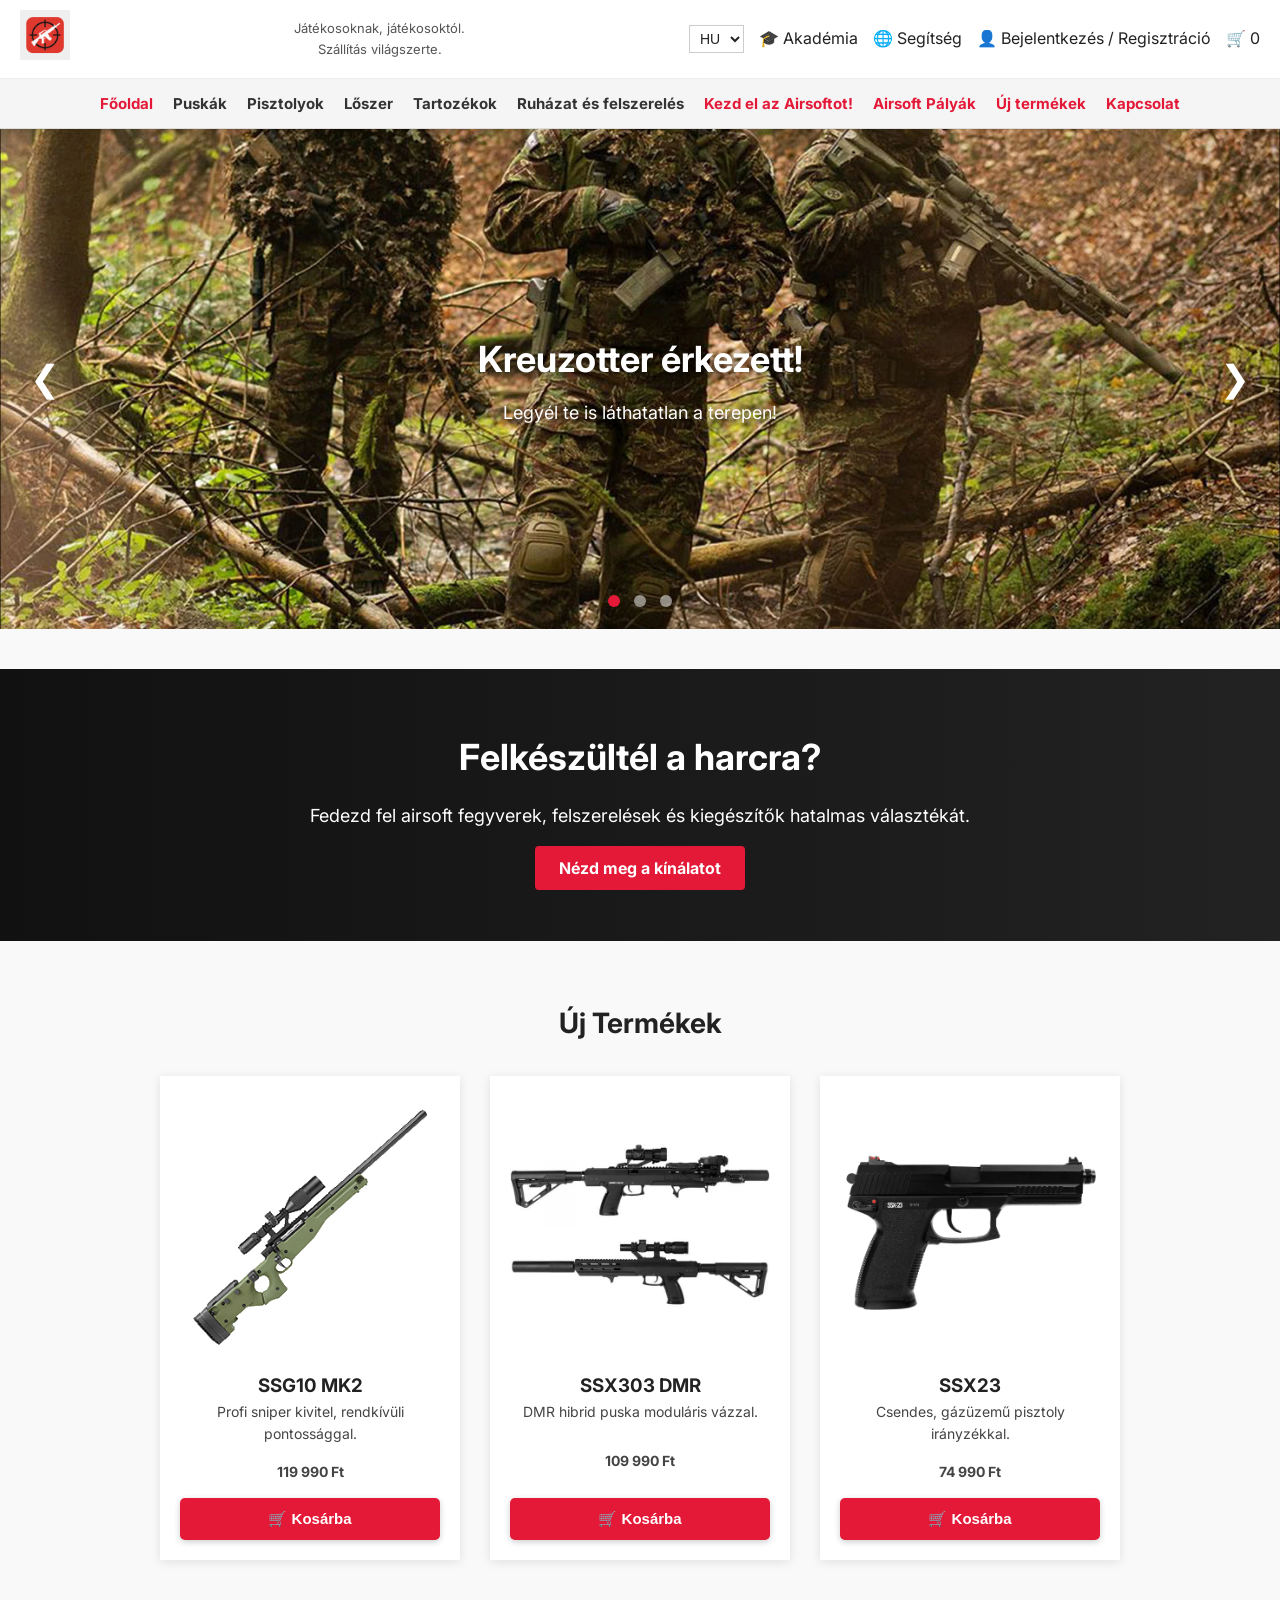
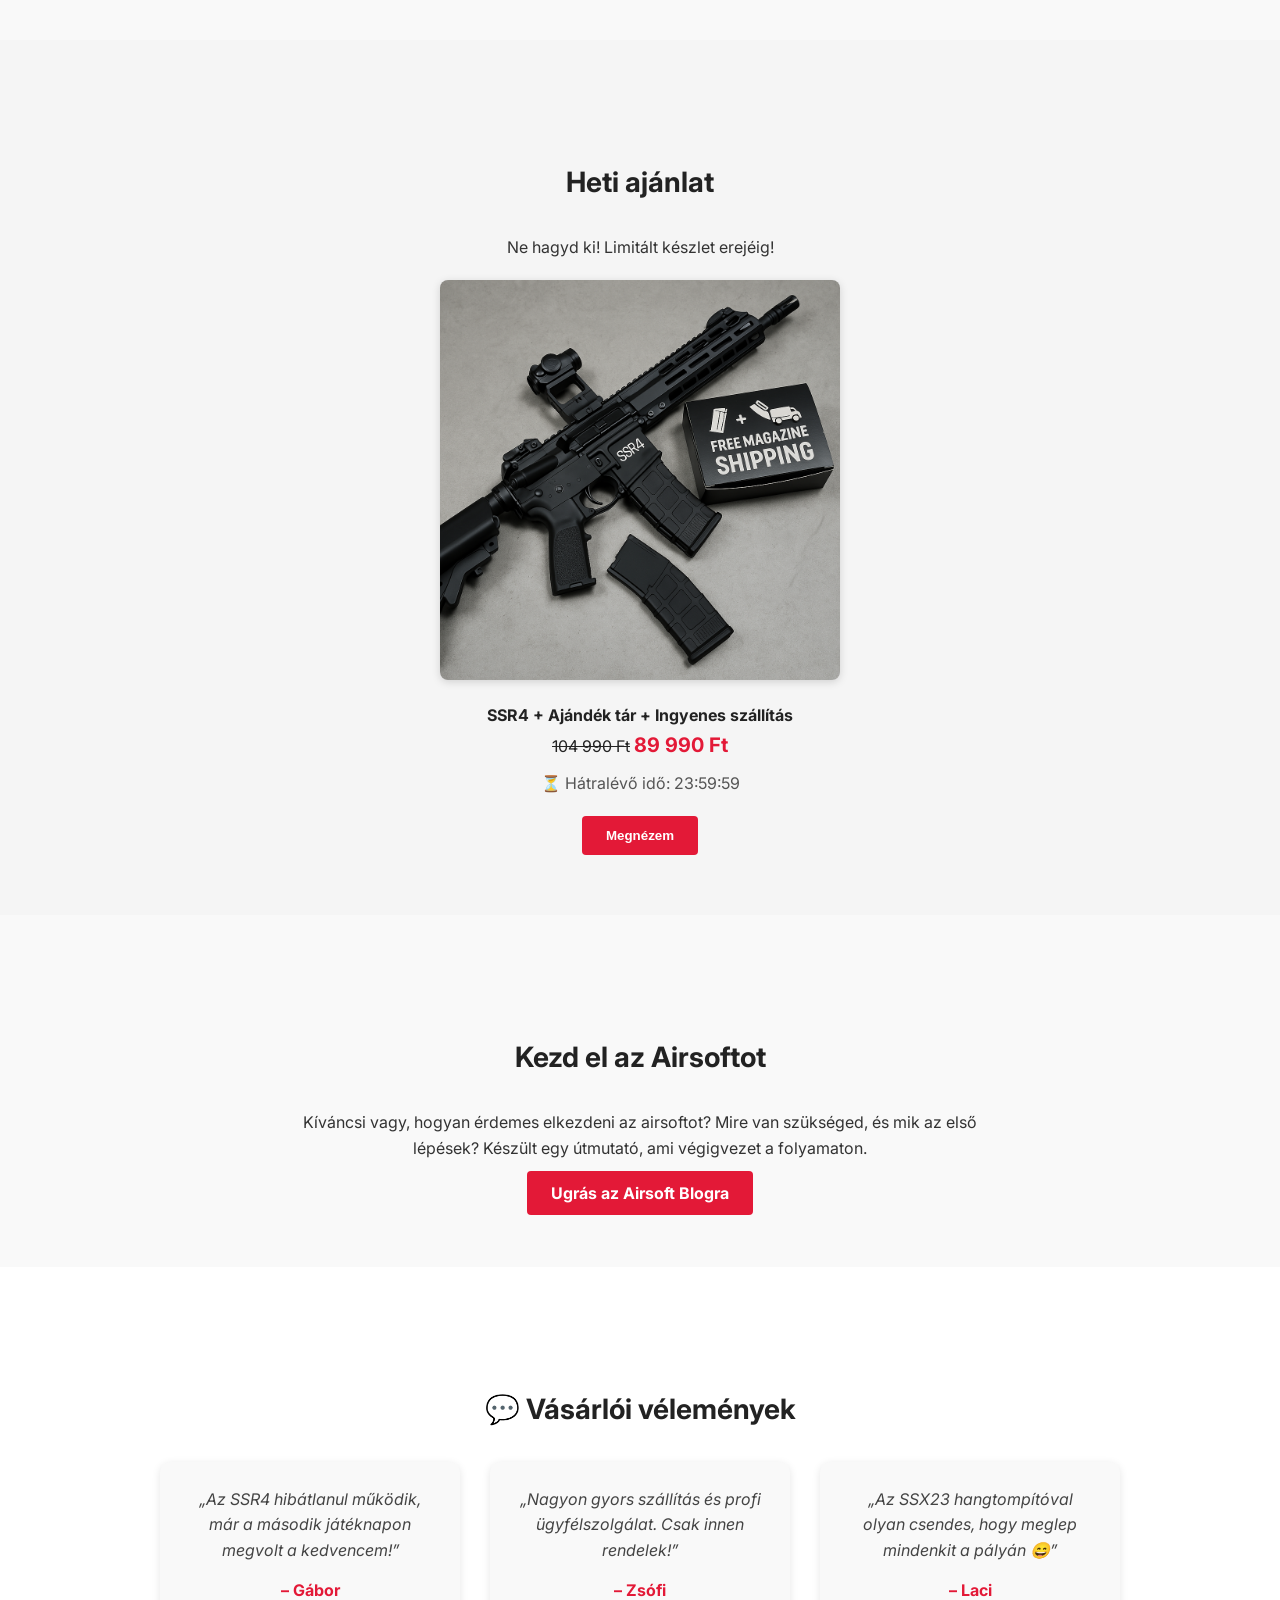
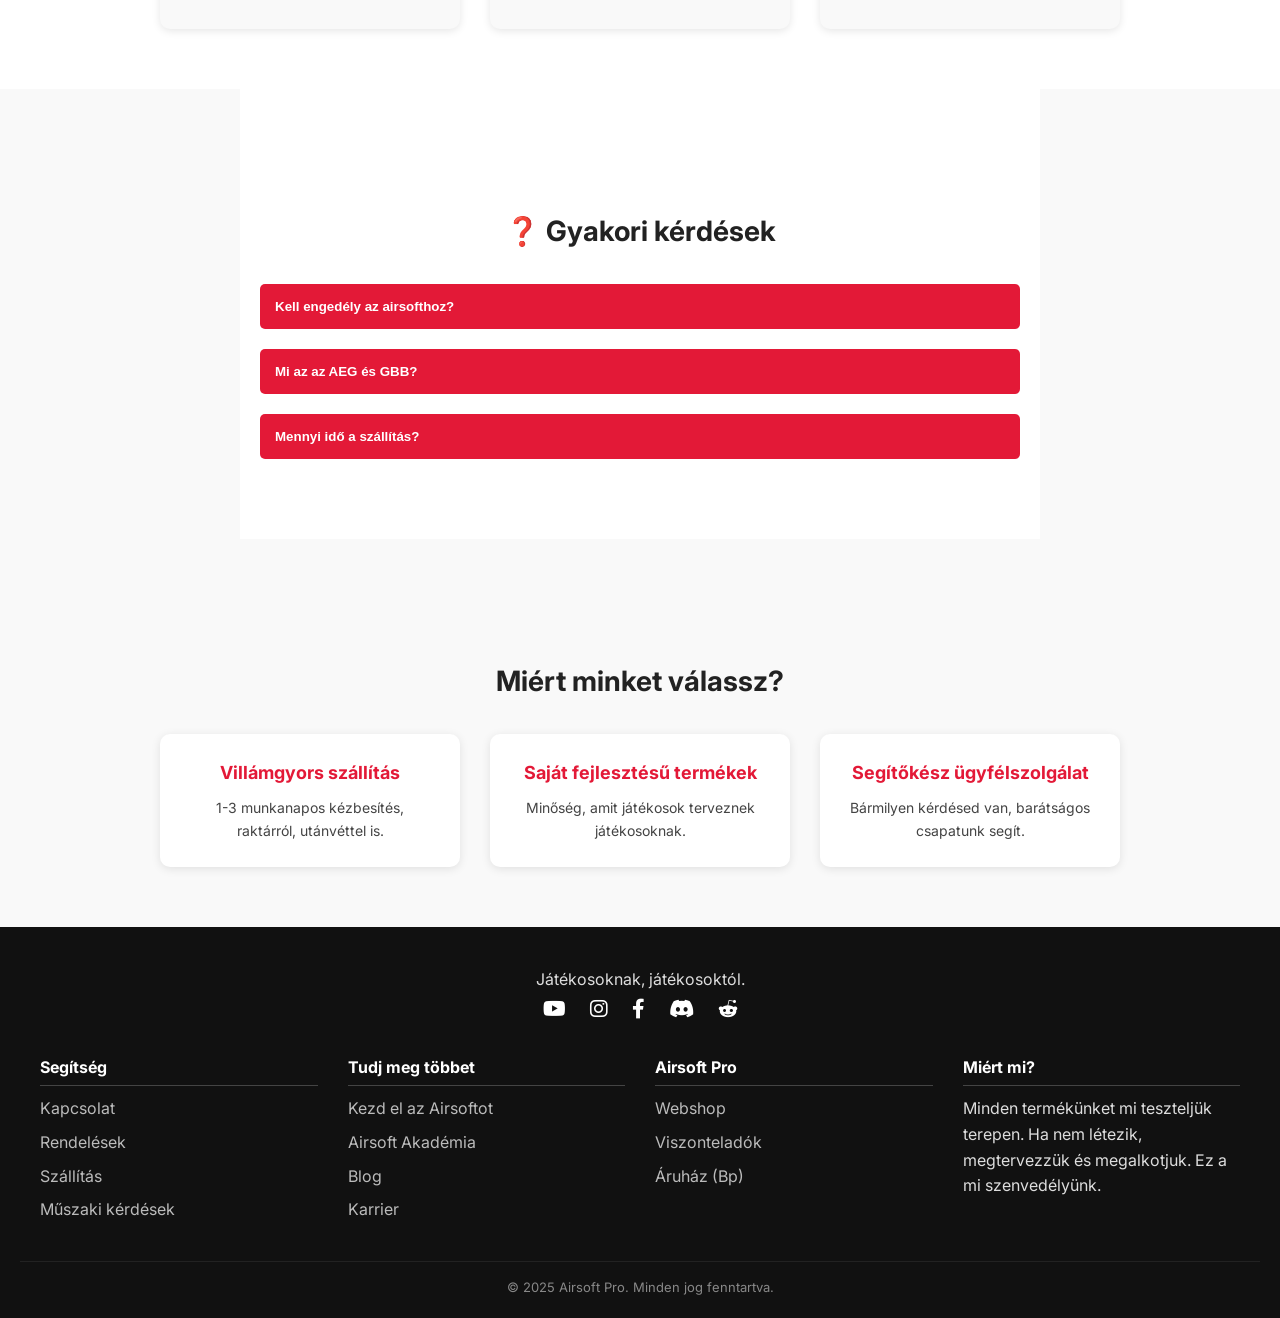
<file: index.html>
<!DOCTYPE html>
<html lang="hu">

<head>
    <meta charset="UTF-8">
    <meta name="viewport" content="width=device-width, initial-scale=1.0">
    <meta http-equiv="X-UA-Compatible" content="IE=edge">

    <title>Airsoft Pro | Főoldal</title>

    <!-- SEO -->
    <meta name="description"
        content="Airsoft kezdőknek és haladóknak. Fegyverek, felszerelés, tanácsok és induló csomagok egy helyen.">
    <meta name="keywords" content="airsoft, kezdő airsoft, airsoft fegyverek, felszerelés, tactical, novritsch">
    <meta name="author" content="Csillagharcosistenkirály">

    <!-- Open Graph (Facebook, Messenger, stb.) -->
    <meta property="og:title" content="Airsoft Pro - Kezd el az airsoftot profin!">
    <meta property="og:description"
        content="Nézd meg induló csomagjainkat, fegyvereinket és ajánlatainkat, és csatlakozz az airsoft közösséghez!">
    <meta property="og:image" content="https://yourdomain.hu/images/preview.jpg">
    <meta property="og:url" content="https://yourdomain.hu/">
    <meta property="og:type" content="website">

    <!-- Google Fonts -->
    <link href="https://fonts.googleapis.com/css2?family=Inter:wght@400;600;700&display=swap" rel="stylesheet">

    <!-- Ikonok & Stílus -->
    <link rel="stylesheet" href="https://cdnjs.cloudflare.com/ajax/libs/font-awesome/6.0.0-beta3/css/all.min.css">
    <link rel="stylesheet" href="css/style.css">

    <!-- Favicon -->
    <link rel="icon" href="img/favico.png" type="image/png">
</head>

<body>
    <!-- Fejléc / Navigáció -->
    <header class="site-header">
        <div class="top-bar">
            <div class="logo">
                <a href="index.html">
                    <img src="img/favico.png" alt="Airsoft Pro logó">
                </a>
            </div>
            <div class="top-info">
                <p>Játékosoknak, játékosoktól.<br>Szállítás világszerte.</p>
            </div>
            <div class="top-actions">
                <select class="lang-select">
                    <option value="hu">HU</option>
                    <option value="en">EN</option>
                </select>
                <a
                    href="https://support.novritsch.com/novritsch-academy/?_gl=1*8ke5vn*_gcl_au*MTEwODgxODE0MS4xNzQxOTU5NTkw*_ga*MTI3Mzc3MjQ5My4xNzQxOTU5NTg1*_ga_B99L79801L*MTc0NDY2ODA3Ny4yMC4xLjE3NDQ2NjgwNzguNTkuMC4w">🎓
                    Akadémia</a>
                <a
                    href="https://support.novritsch.com/?_gl=1%2A8ke5vn%2A_gcl_au%2AMTEwODgxODE0MS4xNzQxOTU5NTkw%2A_ga%2AMTI3Mzc3MjQ5My4xNzQxOTU5NTg1%2A_ga_B99L79801L%2AMTc0NDY2ODA3Ny4yMC4xLjE3NDQ2NjgwNzguNTkuMC4w">🌐
                    Segítség</a>
                <div class="login-wrapper">
                    <a href="#" class="login-trigger" onclick="toggleLogin(event)">👤 Bejelentkezés / Regisztráció</a>
                    <div class="login-panel" id="loginPanel">
                        <div class="login-header">
                            <h2>Bejelentkezés</h2>
                            <a href="#">Fiók létrehozása</a>
                        </div>

                        <form>
                            <label for="email">Felhasználónév vagy e-mail cím *</label>
                            <input type="email" id="email" placeholder="pelda@email.com" required>

                            <label for="password">Jelszó *</label>
                            <div class="password-wrapper">
                                <input type="password" id="password" required>
                                <span class="toggle-password" onclick="togglePassword()">👁️</span>
                            </div>

                            <div class="remember-row">
                                <input type="checkbox" id="remember">
                                <label for="remember">Emlékezz rám</label>
                            </div>

                            <button type="submit" class="btn">Bejelentkezés</button>

                            <div class="forgot-password">
                                <a href="#">Elfelejtette a jelszavát?</a>
                            </div>
                        </form>
                    </div>
                </div>

                <span id="cart-count" class="cart-indicator">🛒 0</span>
            </div>
        </div>

        <nav class="main-nav">
            <ul>
                <li><a href="index.html" class="active">Főoldal</a></li>
                <li><a href="#">Puskák</a></li>
                <li><a href="#">Pisztolyok</a></li>
                <li><a href="#">Lőszer</a></li>
                <li><a href="#">Tartozékok</a></li>
                <li><a href="#">Ruházat és felszerelés</a></li>
                <li><a href="start.html" class="active">Kezd el az Airsoftot!</a></li>
                <li><a href="palya.html" class="active">Airsoft Pályák</a></li>
                <li><a href="termekek.html" class="active">Új termékek</a></li>
                <li><a href="kapcsolat.html" class="active">Kapcsolat</a></li>
                </ul>
        </nav>
    </header>

    <!-- Tartalom -->
    <main class="homepage">
        <!-- Slider -->
        <div class="slider">
            <div class="slides">
                <div class="slide active" style="background-image: url('img/slider1.webp');">
                    <div>
                        <h2>Kreuzotter érkezett!</h2>
                        <p>Legyél te is láthatatlan a terepen!</p>
                    </div>
                </div>
                <div class="slide" style="background-image: url('img/slider2.jpg');">
                    <div>
                        <h2>SSG10 mesterlövész puska</h2>
                        <p>A legnépszerűbb választás profi játékosoknak.</p>
                    </div>
                </div>
                <div class="slide" style="background-image: url('img/slider3.webp');">
                    <div>
                        <h2>SSR4 gépkarabély</h2>
                        <p>Megbízható, pontos, mindenes.</p>
                    </div>
                </div>
            </div>
            <a class="prev">&#10094;</a>
            <a class="next">&#10095;</a>
            <div class="dots">
                <span class="dot active"></span>
                <span class="dot"></span>
                <span class="dot"></span>
            </div>
        </div>

        <!-- Hero -->
        <section class="hero">
            <h1>Felkészültél a harcra?</h1>
            <p>Fedezd fel airsoft fegyverek, felszerelések és kiegészítők hatalmas választékát.</p>
            <a href="termekek.html" class="btn">Nézd meg a kínálatot</a>
        </section>

        <!-- Új termékek -->
        <section class="new-products">
            <h2 class="section-title">Új Termékek</h2>
            <div class="product-grid">
                <div class="card">
                    <img src="img/ssg10mk2.webp" alt="SSG10">
                    <h3>SSG10 MK2</h3>
                    <p>Profi sniper kivitel, rendkívüli pontossággal.</p>
                    <p><strong>119 990 Ft</strong></p>
                    <button class="btn-cart">
                        <span>🛒 Kosárba</span>
                    </button>
                </div>
                <div class="card">
                    <img src="img/ssx303.jpg" alt="SSX303">
                    <h3>SSX303 DMR</h3>
                    <p>DMR hibrid puska moduláris vázzal.</p>
                    <p><strong>109 990 Ft</strong></p>
                    <button class="btn-cart">
                        <span>🛒 Kosárba</span>
                    </button>
                </div>
                <div class="card">
                    <img src="img/ssx23.png" alt="SSX23">
                    <h3>SSX23</h3>
                    <p>Csendes, gázüzemű pisztoly irányzékkal.</p>
                    <p><strong>74 990 Ft</strong></p>
                    <button class="btn-cart">
                        <span>🛒 Kosárba</span>
                    </button>
                </div>
            </div>
        </section>

        <!-- Akciós ajánlat -->
        <section class="promo">
            <h2 class="section-title"> Heti ajánlat</h2>
            <p class="promo-sub">Ne hagyd ki! Limitált készlet erejéig!</p>
            <img src="img/deal.png" alt="Heti akció" class="promo-img">
            <p><strong>SSR4 + Ajándék tár + Ingyenes szállítás</strong></p>
            <p><del>104 990 Ft</del> <strong class="promo-price">89 990 Ft</strong></p>
            <p class="countdown">⏳ Hátralévő idő: <span id="countdown">00:00:00</span></p>
            <button class="btn">Megnézem</button>
        </section>

        <!-- Blog / Kezdőknek -->
        <section class="blog-guide">
            <h2 class="section-title">Kezd el az Airsoftot</h2>
            <p class="blog-text">
                Kíváncsi vagy, hogyan érdemes elkezdeni az airsoftot? Mire van szükséged, és mik az első lépések?
                Készült egy útmutató, ami végigvezet a folyamaton.
            </p>
            <a href="https://blog.novritsch.com" class="btn" target="_blank">Ugrás az Airsoft Blogra</a>
        </section>

        <!--Vélemények-->
        <section class="testimonials">
            <h2 class="section-title">💬 Vásárlói vélemények</h2>
            <div class="testimonial-grid">
                <div class="testimonial">
                    <p>„Az SSR4 hibátlanul működik, már a második játéknapon megvolt a kedvencem!”</p>
                    <h4>– Gábor</h4>
                </div>
                <div class="testimonial">
                    <p>„Nagyon gyors szállítás és profi ügyfélszolgálat. Csak innen rendelek!”</p>
                    <h4>– Zsófi</h4>
                </div>
                <div class="testimonial">
                    <p>„Az SSX23 hangtompítóval olyan csendes, hogy meglep mindenkit a pályán 😄”</p>
                    <h4>– Laci</h4>
                </div>
            </div>
        </section>

        <!--Gyakori kérdés-->
        <section class="faq">
            <h2 class="section-title">❓ Gyakori kérdések</h2>
            <div class="faq-item">
                <button class="faq-question">Kell engedély az airsofthoz?</button>
                <div class="faq-answer">Nem, Magyarországon az airsoft fegyverek használatához nem kell engedély, de
                    csak 18 év felettiek használhatják szabályosan.</div>
            </div>
            <div class="faq-item">
                <button class="faq-question">Mi az az AEG és GBB?</button>
                <div class="faq-answer">AEG: elektromos fegyver, GBB: gázüzemű, „Gas Blowback”. Mindkettő népszerű
                    airsoft típus.</div>
            </div>
            <div class="faq-item">
                <button class="faq-question">Mennyi idő a szállítás?</button>
                <div class="faq-answer">Általában 1-3 munkanap. Akciók idején előfordulhat minimális csúszás.</div>
            </div>
        </section>


        <!--Miért minket válassz-->
        <section class="why-us">
            <h2 class="section-title"> Miért minket válassz?</h2>
            <div class="why-grid">
                <div class="why-box">
                    <h3>Villámgyors szállítás</h3>
                    <p>1-3 munkanapos kézbesítés, raktárról, utánvéttel is.</p>
                </div>
                <div class="why-box">
                    <h3>Saját fejlesztésű termékek</h3>
                    <p>Minőség, amit játékosok terveznek játékosoknak.</p>
                </div>
                <div class="why-box">
                    <h3>Segítőkész ügyfélszolgálat</h3>
                    <p>Bármilyen kérdésed van, barátságos csapatunk segít.</p>
                </div>
            </div>
        </section>

        <!-- Lábléc -->
        <footer>
            <div class="footer-top">
                <p>Játékosoknak, játékosoktól.</p>
                <div class="social">
                    <a href="https://www.youtube.com/"><i class="fab fa-youtube"></i></a>
                    <a href="https://www.instagram.com/"><i class="fab fa-instagram"></i></a>
                    <a href="https://www.facebook.com/"><i class="fab fa-facebook-f"></i></a>
                    <a href="https://discord.com/"><i class="fab fa-discord"></i></a>
                    <a href="https://www.reddit.com/"><i class="fab fa-reddit-alien"></i></a>
                </div>
            </div>
            <div class="footer-columns">
                <div class="col">
                    <h4>Segítség</h4>
                    <ul>
                        <li><a href="kapcsolat.html">Kapcsolat</a></li>
                        <li><a href="#">Rendelések</a></li>
                        <li><a href="#">Szállítás</a></li>
                        <li><a href="#">Műszaki kérdések</a></li>
                    </ul>
                </div>
                <div class="col">
                    <h4>Tudj meg többet</h4>
                    <ul>
                        <li><a href="start.html">Kezd el az Airsoftot</a></li>
                        <li><a
                                href="https://support.novritsch.com/novritsch-academy/?_gl=1*1r7pk0b*_gcl_au*MTEwODgxODE0MS4xNzQxOTU5NTkw*_ga*MTI3Mzc3MjQ5My4xNzQxOTU5NTg1*_ga_B99L79801L*MTc0NDY1NjM0NC4xOS4xLjE3NDQ2NTg0NjguMTEuMC4w">Airsoft
                                Akadémia</a></li>
                        <li><a href="https://blog.novritsch.com">Blog</a></li>
                        <li><a href="https://novritschtrading.recruitee.com/">Karrier</a></li>
                    </ul>
                </div>
                <div class="col">
                    <h4>Airsoft Pro</h4>
                    <ul>
                        <li><a href="#">Webshop</a></li>
                        <li><a href="#">Viszonteladók</a></li>
                        <li><a href="#">Áruház (Bp)</a></li>
                    </ul>
                </div>
                <div class="col">
                    <h4>Miért mi?</h4>
                    <p>Minden termékünket mi teszteljük terepen. Ha nem létezik, megtervezzük és megalkotjuk. Ez a mi
                        szenvedélyünk.</p>
                </div>
            </div>
            <div class="footer-bottom">
                <p>&copy; 2025 Airsoft Pro. Minden jog fenntartva.</p>
            </div>
        </footer>
        <script src="js/script.js"></script>
        <button id="toTopBtn" title="Ugrás az elejére">⬆️</button>
</body>

</html>
</file>
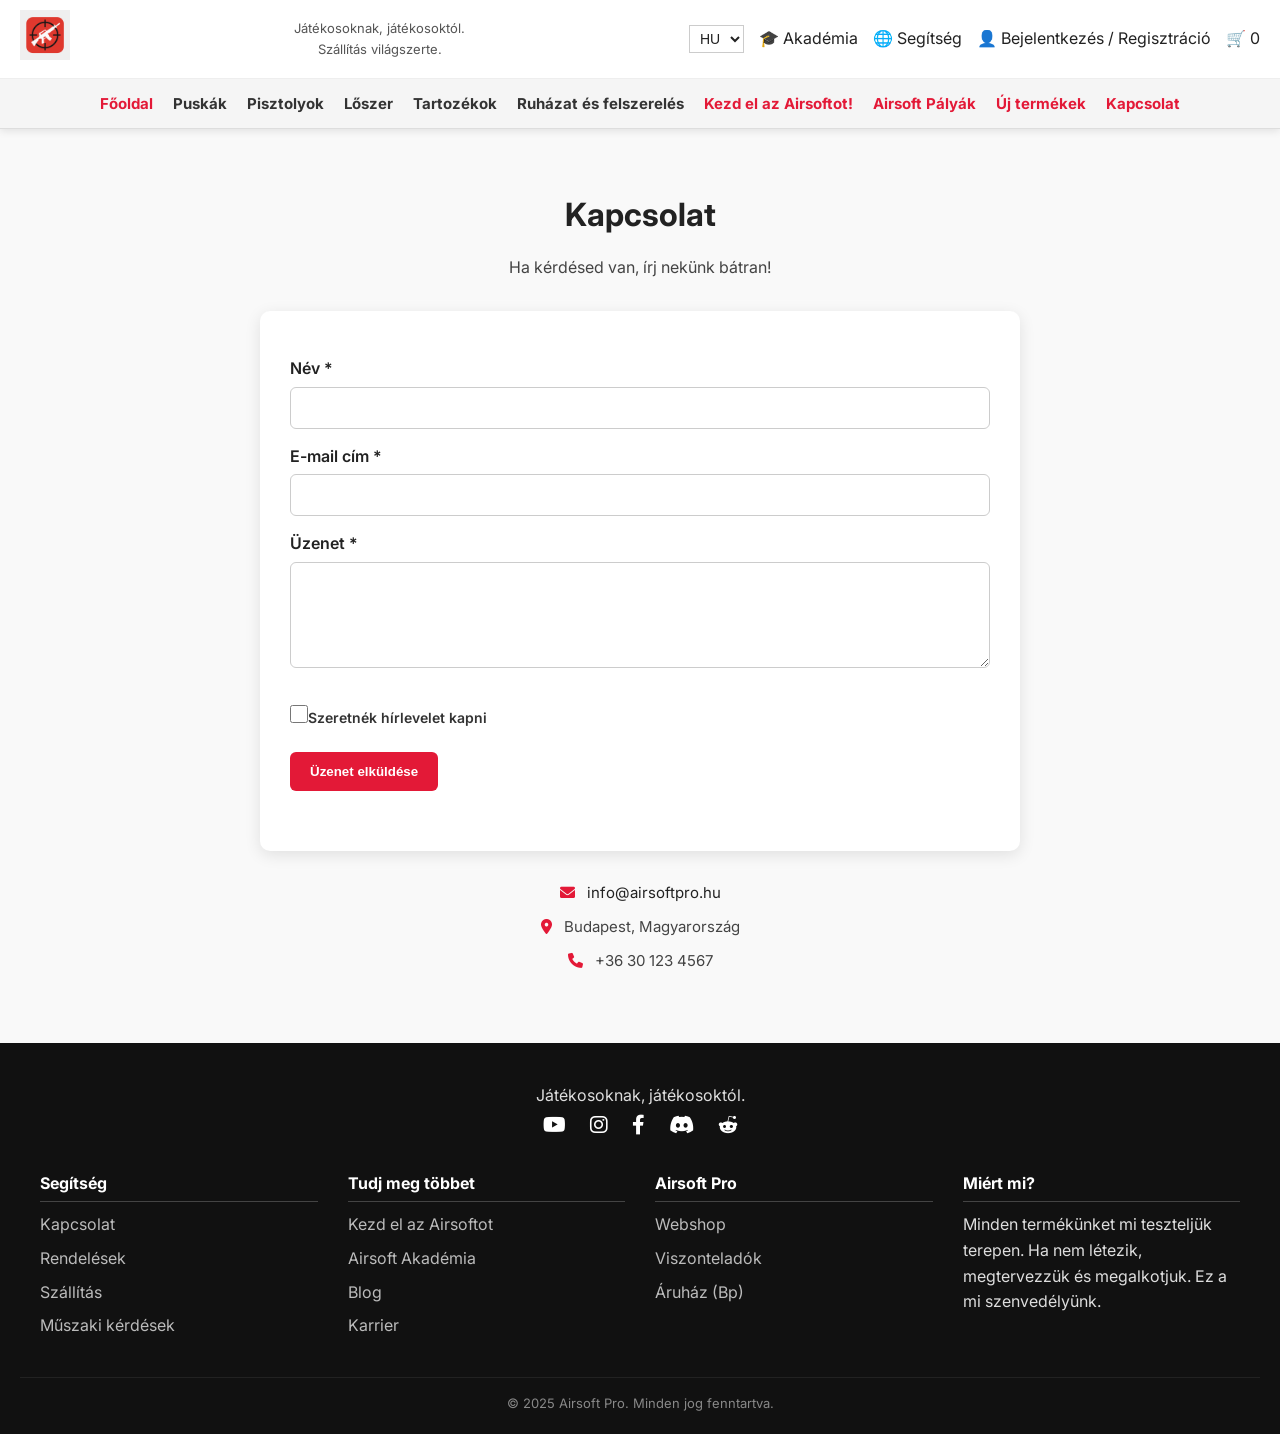
<file: kapcsolat.html>
<!DOCTYPE html>
<html lang="hu">

<head>
    <meta charset="UTF-8">
    <meta name="viewport" content="width=device-width, initial-scale=1.0">
    <meta http-equiv="X-UA-Compatible" content="IE=edge">

    <title>Kapcsolat | Airsoft Pro</title>

    <!-- SEO -->
    <meta name="description"
        content="Airsoft kezdőknek és haladóknak. Fegyverek, felszerelés, tanácsok és induló csomagok egy helyen.">
    <meta name="keywords" content="airsoft, kezdő airsoft, airsoft fegyverek, felszerelés, tactical, novritsch">
    <meta name="author" content="Csillagharcosistenkirály">

    <!-- Open Graph (Facebook, Messenger, stb.) -->
    <meta property="og:title" content="Airsoft Pro - Kezd el az airsoftot profin!">
    <meta property="og:description"
        content="Nézd meg induló csomagjainkat, fegyvereinket és ajánlatainkat, és csatlakozz az airsoft közösséghez!">
    <meta property="og:image" content="https://yourdomain.hu/images/preview.jpg">
    <meta property="og:url" content="https://yourdomain.hu/">
    <meta property="og:type" content="website">

    <!-- Google Fonts -->
    <link href="https://fonts.googleapis.com/css2?family=Inter:wght@400;600;700&display=swap" rel="stylesheet">

    <!-- Ikonok & Stílus -->
    <link rel="stylesheet" href="https://cdnjs.cloudflare.com/ajax/libs/font-awesome/6.0.0-beta3/css/all.min.css">
    <link rel="stylesheet" href="css/style.css">

    <!-- Favicon -->
    <link rel="icon" href="img/favico.png" type="image/png">
</head>
</head>

<body>
    <!-- Fejléc / Navigáció -->
    <header class="site-header">
        <div class="top-bar">
            <div class="logo">
                <a href="index.html">
                    <img src="img/favico.png" alt="Airsoft Pro logó">
                </a>
            </div>
            <div class="top-info">
                <p>Játékosoknak, játékosoktól.<br>Szállítás világszerte.</p>
            </div>
            <div class="top-actions">
                <select class="lang-select">
                    <option value="hu">HU</option>
                    <option value="en">EN</option>
                </select>
                <a
                    href="https://support.novritsch.com/novritsch-academy/?_gl=1*8ke5vn*_gcl_au*MTEwODgxODE0MS4xNzQxOTU5NTkw*_ga*MTI3Mzc3MjQ5My4xNzQxOTU5NTg1*_ga_B99L79801L*MTc0NDY2ODA3Ny4yMC4xLjE3NDQ2NjgwNzguNTkuMC4w">🎓
                    Akadémia</a>
                <a
                    href="https://support.novritsch.com/?_gl=1%2A8ke5vn%2A_gcl_au%2AMTEwODgxODE0MS4xNzQxOTU5NTkw%2A_ga%2AMTI3Mzc3MjQ5My4xNzQxOTU5NTg1%2A_ga_B99L79801L%2AMTc0NDY2ODA3Ny4yMC4xLjE3NDQ2NjgwNzguNTkuMC4w">🌐
                    Segítség</a>
                <div class="login-wrapper">
                    <a href="#" class="login-trigger" onclick="toggleLogin(event)">👤 Bejelentkezés / Regisztráció</a>
                    <div class="login-panel" id="loginPanel">
                        <div class="login-header">
                            <h2>Bejelentkezés</h2>
                            <a href="#">Fiók létrehozása</a>
                        </div>

                        <form>
                            <label for="email">Felhasználónév vagy e-mail cím *</label>
                            <input type="email" id="email" placeholder="pelda@email.com" required>

                            <label for="password">Jelszó *</label>
                            <div class="password-wrapper">
                                <input type="password" id="password" required>
                                <span class="toggle-password" onclick="togglePassword()">👁️</span>
                            </div>

                            <div class="remember-row">
                                <input type="checkbox" id="remember">
                                <label for="remember">Emlékezz rám</label>
                            </div>

                            <button type="submit" class="btn">Bejelentkezés</button>

                            <div class="forgot-password">
                                <a href="#">Elfelejtette a jelszavát?</a>
                            </div>
                        </form>
                    </div>
                </div>

                <span id="cart-count" class="cart-indicator">🛒 0</span>
            </div>
        </div>

        <nav class="main-nav">
            <ul>
                <li><a href="index.html" class="active">Főoldal</a></li>
                <li><a href="#">Puskák</a></li>
                <li><a href="#">Pisztolyok</a></li>
                <li><a href="#">Lőszer</a></li>
                <li><a href="#">Tartozékok</a></li>
                <li><a href="#">Ruházat és felszerelés</a></li>
                <li><a href="start.html" class="active">Kezd el az Airsoftot!</a></li>
                <li><a href="palya.html" class="active">Airsoft Pályák</a></li>
                <li><a href="termekek.html" class="active">Új termékek</a></li>
                <li><a href="kapcsolat.html" class="active">Kapcsolat</a></li>
            </ul>
        </nav>
    </header>

    <main>
        <section class="contact-section">
            <h1>Kapcsolat</h1>
            <p>Ha kérdésed van, írj nekünk bátran!</p>

            <form class="contact-form" id="contactForm">
                <label for="name">Név *</label>
                <input type="text" id="name" name="name" required>

                <label for="email">E-mail cím *</label>
                <input type="email" id="email" name="email" required>

                <label for="message">Üzenet *</label>
                <textarea id="message" name="message" rows="5" required></textarea>

                <div class="form-check">
                    <input type="checkbox" id="newsletter">
                    <label for="newsletter">Szeretnék hírlevelet kapni</label>
                  </div>

                <button type="submit" class="btn">Üzenet elküldése</button>
                <p class="form-response" id="formResponse"></p>
            </form>

            <div class="contact-info">
                <p><i class="fas fa-envelope"></i> <a href="mailto:info@airsoftpro.hu">info@airsoftpro.hu</a></p>
                <p><i class="fas fa-map-marker-alt"></i> Budapest, Magyarország</p>
                <p><i class="fas fa-phone"></i> +36 30 123 4567</p>
            </div>
        </section>
    </main>

    <!-- Lábléc -->
    <footer>
        <div class="footer-top">
            <p>Játékosoknak, játékosoktól.</p>
            <div class="social">
                <a href="https://www.youtube.com/"><i class="fab fa-youtube"></i></a>
                <a href="https://www.instagram.com/"><i class="fab fa-instagram"></i></a>
                <a href="https://www.facebook.com/"><i class="fab fa-facebook-f"></i></a>
                <a href="https://discord.com/"><i class="fab fa-discord"></i></a>
                <a href="https://www.reddit.com/"><i class="fab fa-reddit-alien"></i></a>
            </div>
        </div>
        <div class="footer-columns">
            <div class="col">
                <h4>Segítség</h4>
                <ul>
                    <li><a href="kapcsolat.html">Kapcsolat</a></li>
                    <li><a href="#">Rendelések</a></li>
                    <li><a href="#">Szállítás</a></li>
                    <li><a href="#">Műszaki kérdések</a></li>
                </ul>
            </div>
            <div class="col">
                <h4>Tudj meg többet</h4>
                <ul>
                    <li><a href="start.html">Kezd el az Airsoftot</a></li>
                    <li><a
                            href="https://support.novritsch.com/novritsch-academy/?_gl=1*1r7pk0b*_gcl_au*MTEwODgxODE0MS4xNzQxOTU5NTkw*_ga*MTI3Mzc3MjQ5My4xNzQxOTU5NTg1*_ga_B99L79801L*MTc0NDY1NjM0NC4xOS4xLjE3NDQ2NTg0NjguMTEuMC4w">Airsoft
                            Akadémia</a></li>
                    <li><a href="https://blog.novritsch.com">Blog</a></li>
                    <li><a href="https://novritschtrading.recruitee.com/">Karrier</a></li>
                </ul>
            </div>
            <div class="col">
                <h4>Airsoft Pro</h4>
                <ul>
                    <li><a href="#">Webshop</a></li>
                    <li><a href="#">Viszonteladók</a></li>
                    <li><a href="#">Áruház (Bp)</a></li>
                </ul>
            </div>
            <div class="col">
                <h4>Miért mi?</h4>
                <p>Minden termékünket mi teszteljük terepen. Ha nem létezik, megtervezzük és megalkotjuk. Ez a mi
                    szenvedélyünk.</p>
            </div>
        </div>
        <div class="footer-bottom">
            <p>&copy; 2025 Airsoft Pro. Minden jog fenntartva.</p>
        </div>
    </footer>
    <script src="js/script.js"></script>
    <button id="toTopBtn" title="Ugrás az elejére">⬆️</button>
</body>

</html>
</file>
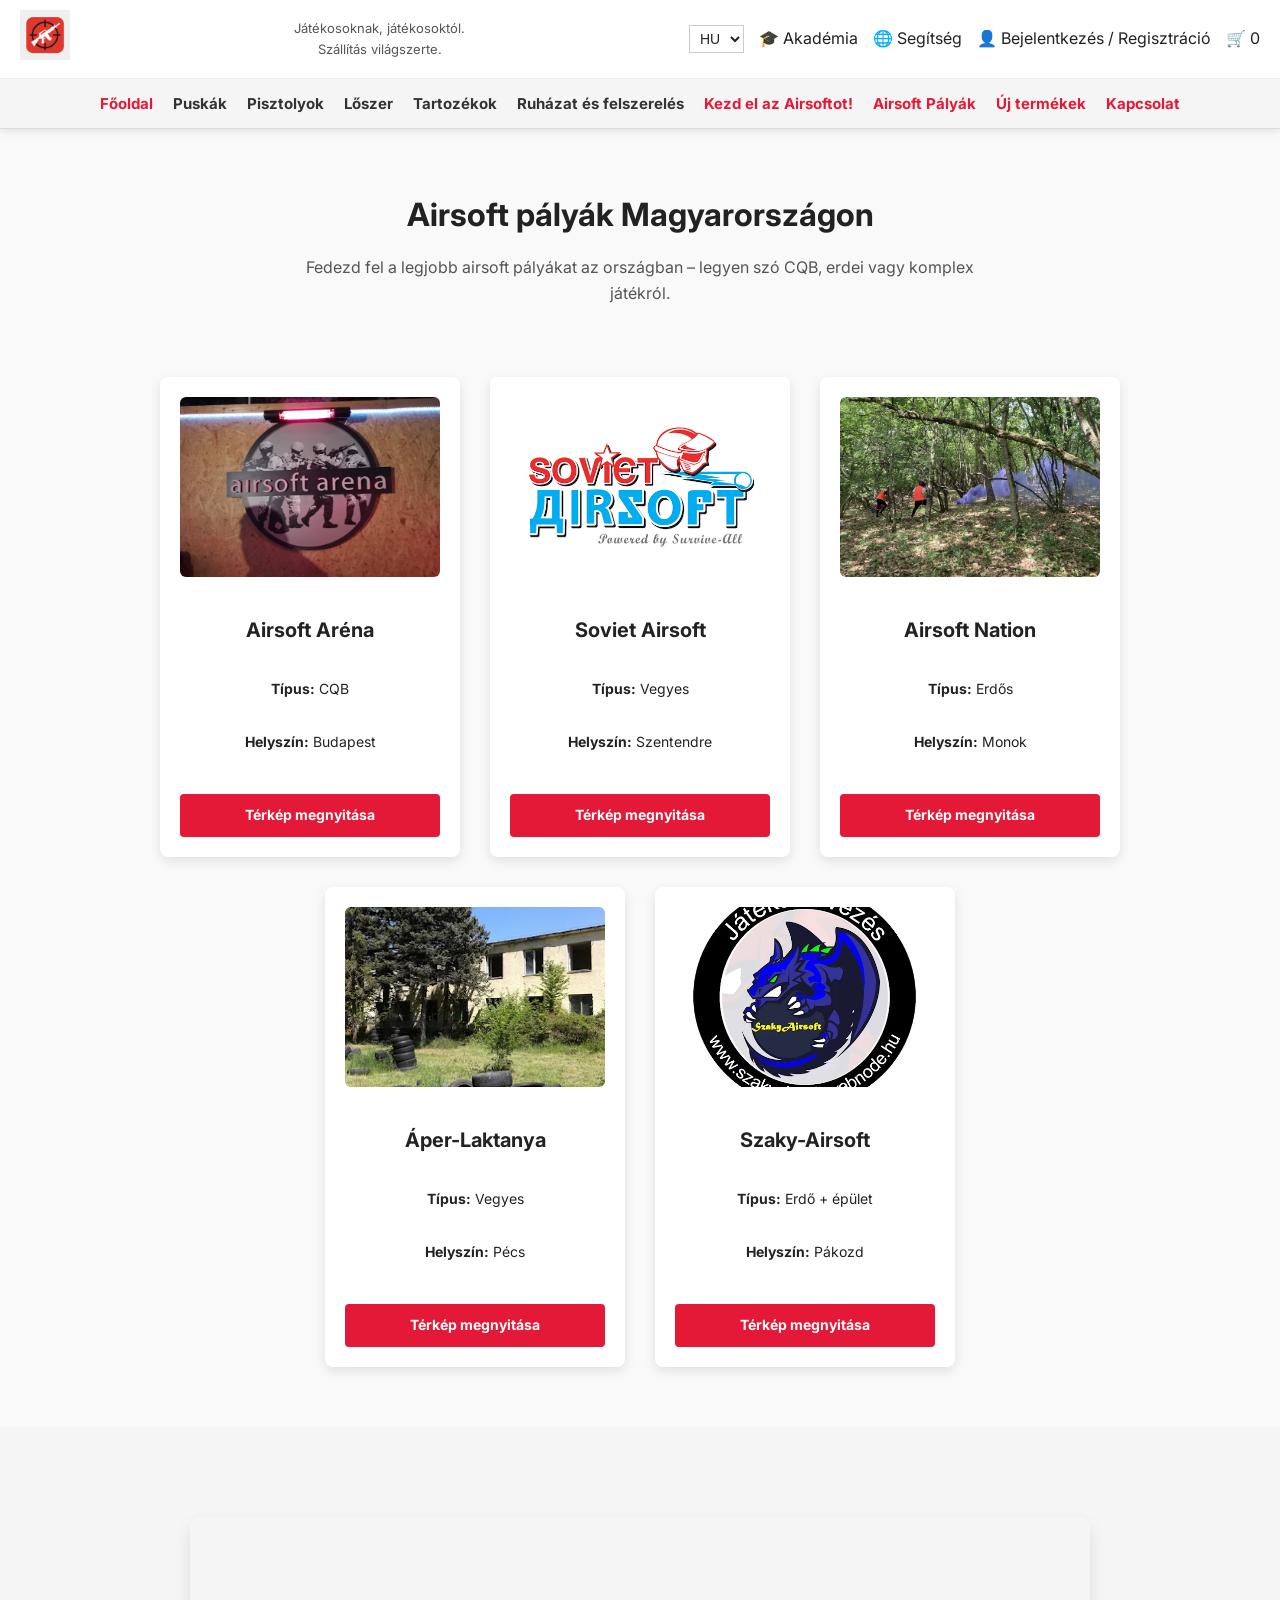
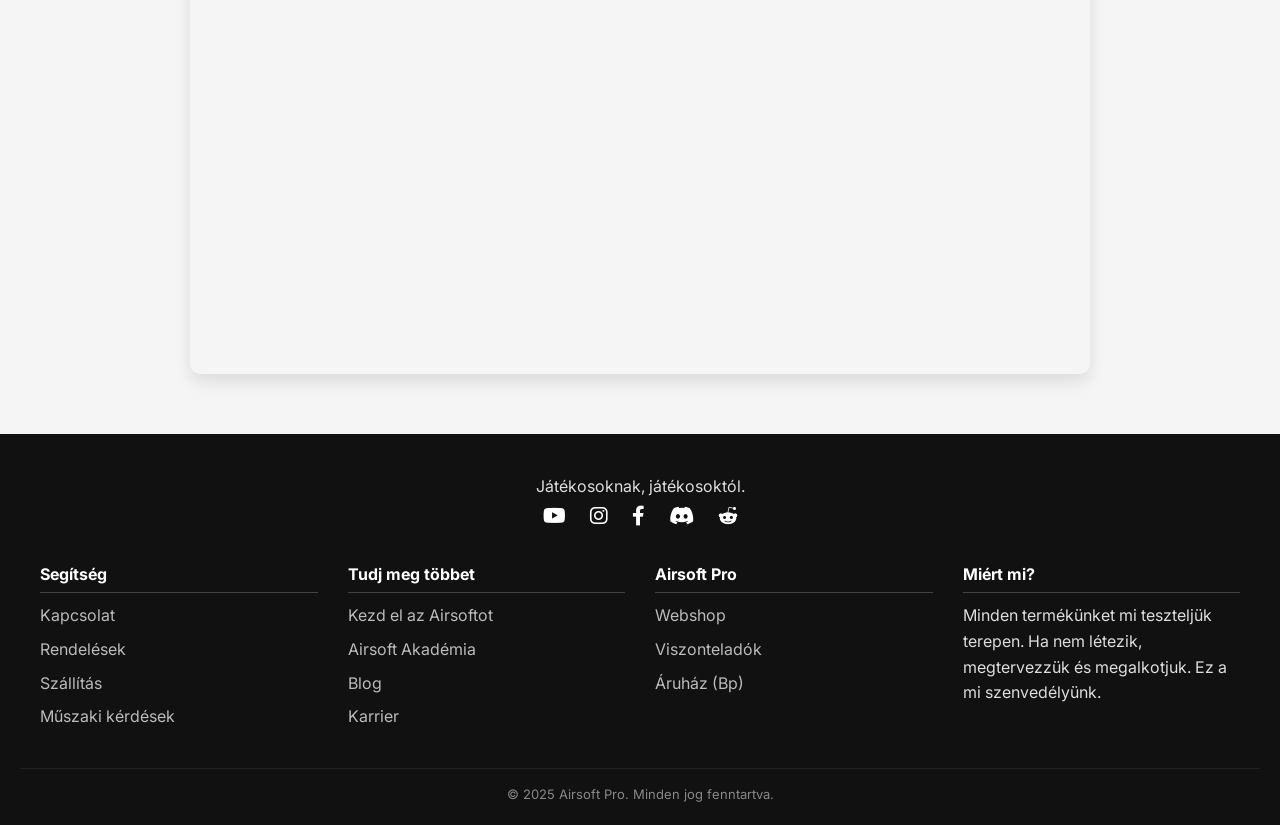
<file: palya.html>
<!DOCTYPE html>
<html lang="hu">

<head>
    <meta charset="UTF-8">
    <meta name="viewport" content="width=device-width, initial-scale=1.0">
    <meta http-equiv="X-UA-Compatible" content="IE=edge">

    <title>Airsoft Pályák | Airsoft Pro</title>

    <!-- SEO -->
    <meta name="description"
        content="Airsoft kezdőknek és haladóknak. Fegyverek, felszerelés, tanácsok és induló csomagok egy helyen.">
    <meta name="keywords" content="airsoft, kezdő airsoft, airsoft fegyverek, felszerelés, tactical, novritsch">
    <meta name="author" content="Csillagharcosistenkirály">

    <!-- Open Graph (Facebook, Messenger, stb.) -->
    <meta property="og:title" content="Airsoft Pro - Kezd el az airsoftot profin!">
    <meta property="og:description"
        content="Nézd meg induló csomagjainkat, fegyvereinket és ajánlatainkat, és csatlakozz az airsoft közösséghez!">
    <meta property="og:image" content="https://yourdomain.hu/images/preview.jpg">
    <meta property="og:url" content="https://yourdomain.hu/">
    <meta property="og:type" content="website">

    <!-- Google Fonts -->
    <link href="https://fonts.googleapis.com/css2?family=Inter:wght@400;600;700&display=swap" rel="stylesheet">

    <!-- Ikonok & Stílus -->
    <link rel="stylesheet" href="https://cdnjs.cloudflare.com/ajax/libs/font-awesome/6.0.0-beta3/css/all.min.css">
    <link rel="stylesheet" href="css/style.css">

    <!-- Favicon -->
    <link rel="icon" href="img/favico.png" type="image/png">
</head>

<body>
    <!-- Fejléc -->
    <header class="site-header">
        <div class="top-bar">
            <div class="logo">
                <a href="index.html">
                    <img src="img/favico.png" alt="Airsoft Pro logó">
                </a>
            </div>
            <div class="top-info">
                <p>Játékosoknak, játékosoktól.<br>Szállítás világszerte.</p>
            </div>
            <div class="top-actions">
                <select class="lang-select">
                    <option value="hu">HU</option>
                    <option value="en">EN</option>
                </select>
                <a
                    href="https://support.novritsch.com/novritsch-academy/?_gl=1*8ke5vn*_gcl_au*MTEwODgxODE0MS4xNzQxOTU5NTkw*_ga*MTI3Mzc3MjQ5My4xNzQxOTU5NTg1*_ga_B99L79801L*MTc0NDY2ODA3Ny4yMC4xLjE3NDQ2NjgwNzguNTkuMC4w">🎓
                    Akadémia</a>
                <a
                    href="https://support.novritsch.com/?_gl=1%2A8ke5vn%2A_gcl_au%2AMTEwODgxODE0MS4xNzQxOTU5NTkw%2A_ga%2AMTI3Mzc3MjQ5My4xNzQxOTU5NTg1%2A_ga_B99L79801L%2AMTc0NDY2ODA3Ny4yMC4xLjE3NDQ2NjgwNzguNTkuMC4w">🌐
                    Segítség</a>
                <div class="login-wrapper">
                    <a href="#" class="login-trigger" onclick="toggleLogin(event)">👤 Bejelentkezés / Regisztráció</a>
                    <div class="login-panel" id="loginPanel">
                        <div class="login-header">
                            <h2>Bejelentkezés</h2>
                            <a href="#">Fiók létrehozása</a>
                        </div>

                        <form>
                            <label for="email">Felhasználónév vagy e-mail cím *</label>
                            <input type="email" id="email" placeholder="pelda@email.com" required>

                            <label for="password">Jelszó *</label>
                            <div class="password-wrapper">
                                <input type="password" id="password" required>
                                <span class="toggle-password" onclick="togglePassword()">👁️</span>
                            </div>

                            <div class="remember-row">
                                <input type="checkbox" id="remember">
                                <label for="remember">Emlékezz rám</label>
                            </div>

                            <button type="submit" class="btn">Bejelentkezés</button>

                            <div class="forgot-password">
                                <a href="#">Elfelejtette a jelszavát?</a>
                            </div>
                        </form>
                    </div>
                </div>

                <span id="cart-count" class="cart-indicator">🛒 0</span>
            </div>
        </div>

        <nav class="main-nav">
            <ul>
                <li><a href="index.html" class="active">Főoldal</a></li>
                <li><a href="#">Puskák</a></li>
                <li><a href="#">Pisztolyok</a></li>
                <li><a href="#">Lőszer</a></li>
                <li><a href="#">Tartozékok</a></li>
                <li><a href="#">Ruházat és felszerelés</a></li>
                <li><a href="start.html" class="active">Kezd el az Airsoftot!</a></li>
                <li><a href="palya.html" class="active">Airsoft Pályák</a></li>
                <li><a href="termekek.html" class="active">Új termékek</a></li>
                <li><a href="kapcsolat.html" class="active">Kapcsolat</a></li>
            </ul>
        </nav>
    </header>

    <!-- Főtartalom -->
    <main>
        <section class="palya-intro">
            <h1>Airsoft pályák Magyarországon</h1>
            <p>Fedezd fel a legjobb airsoft pályákat az országban – legyen szó CQB, erdei vagy komplex játékról.</p>
        </section>

        <section class="palya-grid">
            <div class="palya-card">
                <img src="img/palya 1.webp" alt="Airsoft aréna">
                <h3>Airsoft Aréna</h3>
                <p><strong>Típus:</strong> CQB</p>
                <p><strong>Helyszín:</strong> Budapest</p>
                <a href="https://maps.app.goo.gl/xckgNCkCWNApgyaz5" class="btn" target="_blank">Térkép megnyitása</a>
            </div>

            <div class="palya-card">
                <img src="img/palya 2.webp" alt="Sovie Airsoft">
                <h3>Soviet Airsoft</h3>
                <p><strong>Típus:</strong> Vegyes</p>
                <p><strong>Helyszín:</strong> Szentendre</p>
                <a href="https://maps.app.goo.gl/RP2ZUDKkUZbTNCPG7" class="btn" target="_blank">Térkép megnyitása</a>
            </div>

            <div class="palya-card">
                <img src="img/palya 3.webp" alt="Airsoft Nation">
                <h3>Airsoft Nation</h3>
                <p><strong>Típus:</strong> Erdős</p>
                <p><strong>Helyszín:</strong> Monok</p>
                <a href="https://maps.app.goo.gl/7oF3WeA2Eg8fJnXo9" class="btn" target="_blank">Térkép megnyitása</a>
            </div>

            <div class="palya-card">
                <img src="img/palya 4.webp" alt="Áper-Laktanya">
                <h3>Áper-Laktanya</h3>
                <p><strong>Típus:</strong> Vegyes</p>
                <p><strong>Helyszín:</strong> Pécs</p>
                <a href="https://maps.app.goo.gl/3oNa5LMf4zNV2GFu7" class="btn" target="_blank">Térkép megnyitása</a>
            </div>

            <div class="palya-card">
                <img src="img/palya 5.webp" alt="Szaky-Airsoft">
                <h3>Szaky-Airsoft</h3>
                <p><strong>Típus:</strong> Erdő + épület</p>
                <p><strong>Helyszín:</strong> Pákozd</p>
                <a href="https://maps.app.goo.gl/CK3P6bWacQA3jzmd6" class="btn" target="_blank">Térkép megnyitása</a>
            </div>

        </section>
        <section class="palya-map">
            <h2></h2>
            <div class="map-container">
                <iframe src="https://www.google.com/maps/d/embed?mid=1Q_xAIWYF-FeFCy6FCEmqOgHbjS0uxaQ&ehbc=2E312F"
                    width="100%" height="450" style="border:0;" allowfullscreen="" loading="lazy"
                    referrerpolicy="no-referrer-when-downgrade">
                </iframe>
            </div>
        </section>
    </main>

    <!-- Lábléc -->
    <footer>
        <div class="footer-top">
            <p>Játékosoknak, játékosoktól.</p>
            <div class="social">
                <a href="https://www.youtube.com/"><i class="fab fa-youtube"></i></a>
                <a href="https://www.instagram.com/"><i class="fab fa-instagram"></i></a>
                <a href="https://www.facebook.com/"><i class="fab fa-facebook-f"></i></a>
                <a href="https://discord.com/"><i class="fab fa-discord"></i></a>
                <a href="https://www.reddit.com/"><i class="fab fa-reddit-alien"></i></a>
            </div>
        </div>
        <div class="footer-columns">
            <div class="col">
                <h4>Segítség</h4>
                <ul>
                    <li><a href="kapcsolat.html">Kapcsolat</a></li>
                    <li><a href="#">Rendelések</a></li>
                    <li><a href="#">Szállítás</a></li>
                    <li><a href="#">Műszaki kérdések</a></li>
                </ul>
            </div>
            <div class="col">
                <h4>Tudj meg többet</h4>
                <ul>
                    <li><a href="start.html">Kezd el az Airsoftot</a></li>
                    <li><a
                            href="https://support.novritsch.com/novritsch-academy/?_gl=1*1r7pk0b*_gcl_au*MTEwODgxODE0MS4xNzQxOTU5NTkw*_ga*MTI3Mzc3MjQ5My4xNzQxOTU5NTg1*_ga_B99L79801L*MTc0NDY1NjM0NC4xOS4xLjE3NDQ2NTg0NjguMTEuMC4w">Airsoft
                            Akadémia</a></li>
                    <li><a href="https://blog.novritsch.com">Blog</a></li>
                    <li><a href="https://novritschtrading.recruitee.com/">Karrier</a></li>
                </ul>
            </div>
            <div class="col">
                <h4>Airsoft Pro</h4>
                <ul>
                    <li><a href="#">Webshop</a></li>
                    <li><a href="#">Viszonteladók</a></li>
                    <li><a href="#">Áruház (Bp)</a></li>
                </ul>
            </div>
            <div class="col">
                <h4>Miért mi?</h4>
                <p>Minden termékünket mi teszteljük terepen. Ha nem létezik, megtervezzük és megalkotjuk. Ez a mi
                    szenvedélyünk.</p>
            </div>
        </div>
        <div class="footer-bottom">
            <p>&copy; 2025 Airsoft Pro. Minden jog fenntartva.</p>
        </div>
    </footer>
    <script src="js/script.js"></script>
    <button id="toTopBtn" title="Ugrás az elejére">⬆️</button>
</body>

</html>
</file>
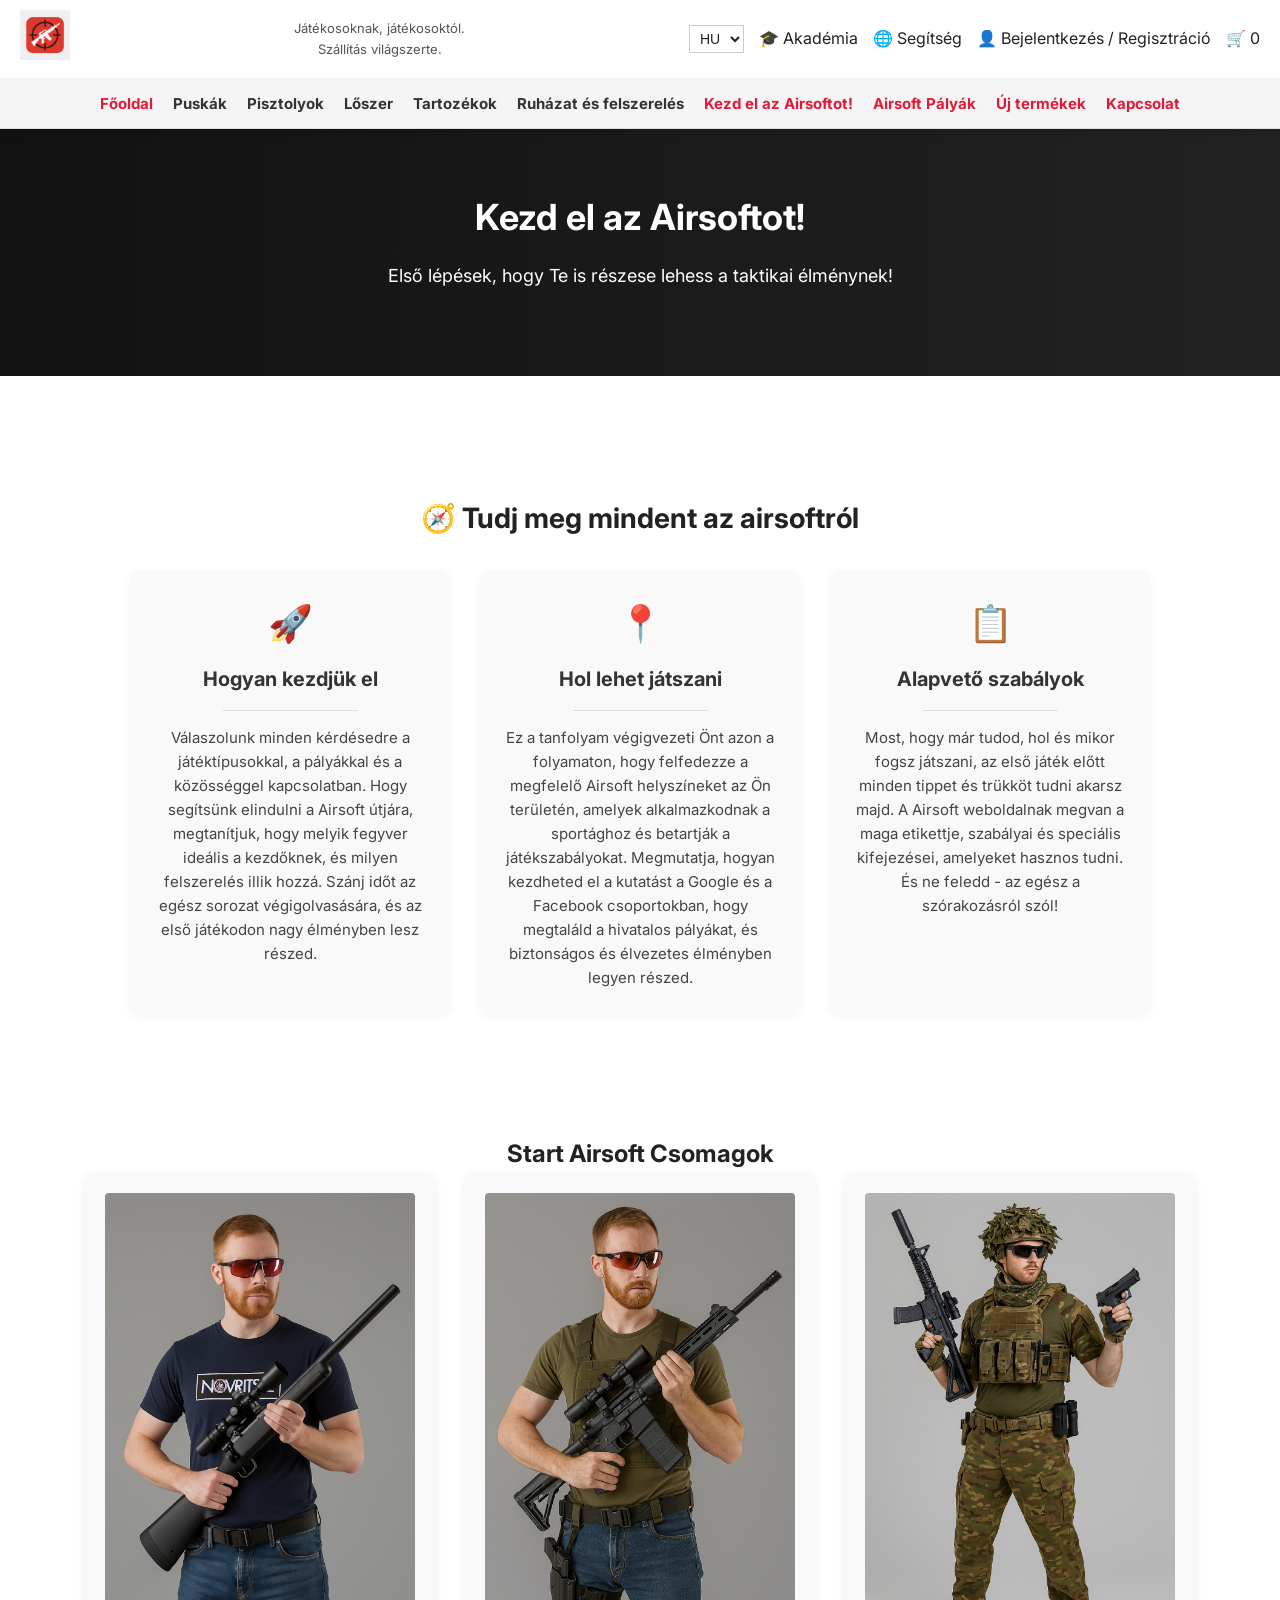
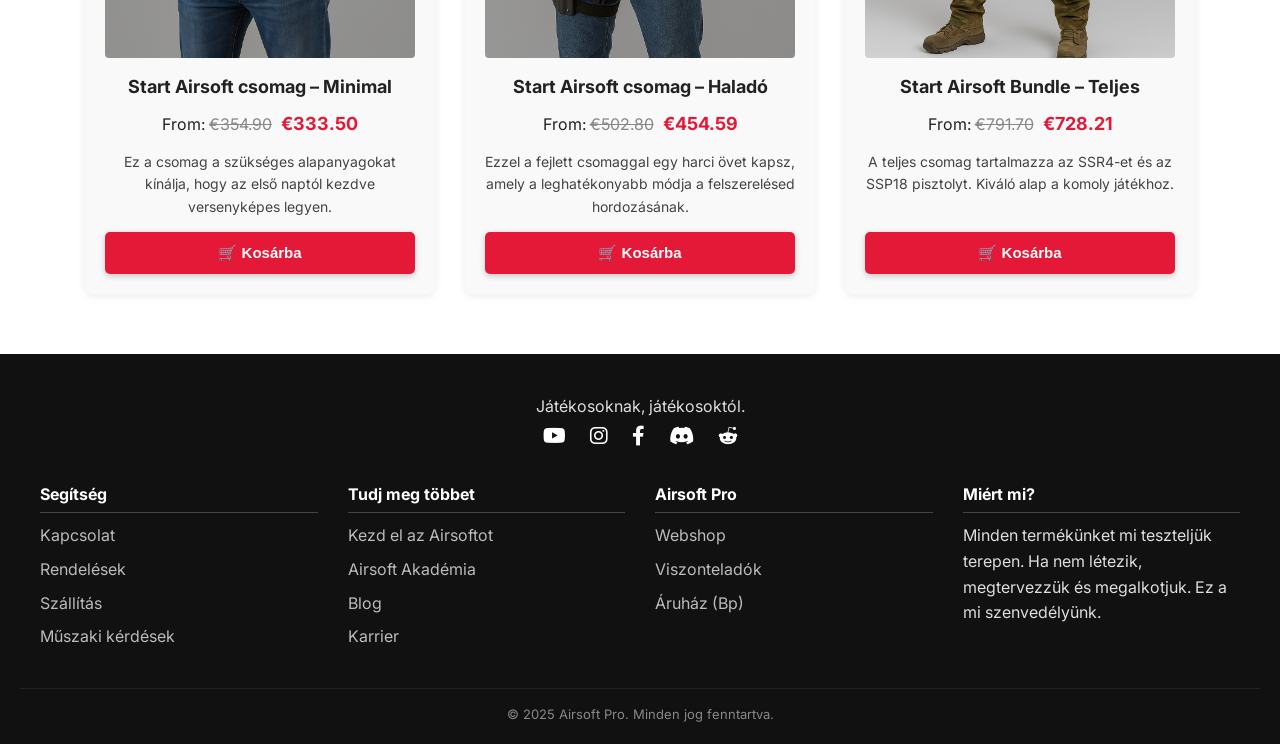
<file: start.html>
<!DOCTYPE html>
<html lang="hu">

<head>
    <meta charset="UTF-8">
    <meta name="viewport" content="width=device-width, initial-scale=1.0">
    <meta http-equiv="X-UA-Compatible" content="IE=edge">

    <title>Airsoft Pro | Kezd el az Airsoftot!</title>

    <!-- SEO -->
    <meta name="description"
        content="Start Airsoft csomagok kezdőknek és haladóknak. Minden, amire az első játéknapodhoz szükséged van.">
    <meta name="keywords"
        content="airsoft kezdőknek, start csomag, airsoft fegyverek, felszerelés, novritsch, csomagajánlat">
    <meta name="author" content="Csillagharcosistenkirály">

    <!-- Open Graph (közösségi média megosztáshoz) -->
    <meta property="og:title" content="Airsoft Pro - Start csomagok és ajánlatok">
    <meta property="og:description"
        content="Válassz az induló csomagjaink közül, és lépj pályára már az első nap teljes felszereléssel!">
    <meta property="og:image" content="https://yourdomain.hu/images/start-preview.jpg">
    <meta property="og:url" content="https://yourdomain.hu/start.html">
    <meta property="og:type" content="website">

    <!-- Google Fonts -->
    <link href="https://fonts.googleapis.com/css2?family=Inter:wght@400;600;700&display=swap" rel="stylesheet">

    <!-- Font Awesome és saját stílus -->
    <link rel="stylesheet" href="https://cdnjs.cloudflare.com/ajax/libs/font-awesome/6.0.0-beta3/css/all.min.css">
    <link rel="stylesheet" href="css/style.css">

    <!-- Favicon -->
    <link rel="icon" href="img/favico.png" type="image/png">
</head>

<body>
    <!-- Fejléc / Navigáció -->
    <header class="site-header">
        <div class="top-bar">
            <div class="logo">
                <a href="index.html">
                    <img src="img/favico.png" alt="Airsoft Pro logó">
                </a>
            </div>
            <div class="top-info">
                <p>Játékosoknak, játékosoktól.<br>Szállítás világszerte.</p>
            </div>
            <div class="top-actions">
                <select class="lang-select">
                    <option value="hu">HU</option>
                    <option value="en">EN</option>
                </select>
                <a
                    href="https://support.novritsch.com/novritsch-academy/?_gl=1*8ke5vn*_gcl_au*MTEwODgxODE0MS4xNzQxOTU5NTkw*_ga*MTI3Mzc3MjQ5My4xNzQxOTU5NTg1*_ga_B99L79801L*MTc0NDY2ODA3Ny4yMC4xLjE3NDQ2NjgwNzguNTkuMC4w">🎓
                    Akadémia</a>
                <a
                    href="https://support.novritsch.com/?_gl=1%2A8ke5vn%2A_gcl_au%2AMTEwODgxODE0MS4xNzQxOTU5NTkw%2A_ga%2AMTI3Mzc3MjQ5My4xNzQxOTU5NTg1%2A_ga_B99L79801L%2AMTc0NDY2ODA3Ny4yMC4xLjE3NDQ2NjgwNzguNTkuMC4w">🌐
                    Segítség</a>
                <div class="login-wrapper">
                    <a href="#" class="login-trigger" onclick="toggleLogin(event)">👤 Bejelentkezés / Regisztráció</a>
                    <div class="login-panel" id="loginPanel">
                        <div class="login-header">
                            <h2>Bejelentkezés</h2>
                            <a href="#">Fiók létrehozása</a>
                        </div>

                        <form>
                            <label for="email">Felhasználónév vagy e-mail cím *</label>
                            <input type="email" id="email" placeholder="pelda@email.com" required>

                            <label for="password">Jelszó *</label>
                            <div class="password-wrapper">
                                <input type="password" id="password" required>
                                <span class="toggle-password" onclick="togglePassword()">👁️</span>
                            </div>

                            <div class="remember-row">
                                <input type="checkbox" id="remember">
                                <label for="remember">Emlékezz rám</label>
                            </div>

                            <button type="submit" class="btn">Bejelentkezés</button>

                            <div class="forgot-password">
                                <a href="#">Elfelejtette a jelszavát?</a>
                            </div>
                        </form>
                    </div>
                </div>

                <span id="cart-count" class="cart-indicator">🛒 0</span>
            </div>
        </div>

        <nav class="main-nav">
            <ul>
                <li><a href="index.html" class="active">Főoldal</a></li>
                <li><a href="#">Puskák</a></li>
                <li><a href="#">Pisztolyok</a></li>
                <li><a href="#">Lőszer</a></li>
                <li><a href="#">Tartozékok</a></li>
                <li><a href="#">Ruházat és felszerelés</a></li>
                <li><a href="start.html" class="active">Kezd el az Airsoftot!</a></li>
                <li><a href="palya.html" class="active">Airsoft Pályák</a></li>
                <li><a href="termekek.html" class="active">Új termékek</a></li>
                <li><a href="kapcsolat.html" class="active">Kapcsolat</a></li>
            </ul>
        </nav>
    </header>
    <!-- Tartalom -->
    <main>
        <section class="hero">
            <h1>Kezd el az Airsoftot!</h1>
            <p>Első lépések, hogy Te is részese lehess a taktikai élménynek!</p>
        </section>

        <section class="intro-grid">
            <h2 class="section-title">🧭 Tudj meg mindent az airsoftról</h2>
            <div class="grid-wrapper">
                <div class="grid-box">
                    <div class="icon">🚀</div>
                    <h3>Hogyan kezdjük el</h3>
                    <hr>
                    <p>Válaszolunk minden kérdésedre a játéktípusokkal, a pályákkal és a közösséggel kapcsolatban. Hogy
                        segítsünk elindulni a Airsoft útjára, megtanítjuk, hogy melyik fegyver ideális a kezdőknek, és
                        milyen felszerelés illik hozzá. Szánj időt az egész sorozat végigolvasására, és az első
                        játékodon nagy élményben lesz részed.</p>
                </div>
                <div class="grid-box">
                    <div class="icon">📍</div>
                    <h3>Hol lehet játszani</h3>
                    <hr>
                    <p>Ez a tanfolyam végigvezeti Önt azon a folyamaton, hogy felfedezze a megfelelő Airsoft
                        helyszíneket az Ön területén, amelyek alkalmazkodnak a sportághoz és betartják a
                        játékszabályokat. Megmutatja, hogyan kezdheted el a kutatást a Google és a Facebook
                        csoportokban, hogy megtaláld a hivatalos pályákat, és biztonságos és élvezetes élményben legyen
                        részed.</p>
                </div>
                <div class="grid-box">
                    <div class="icon">📋</div>
                    <h3>Alapvető szabályok</h3>
                    <hr>
                    <p>Most, hogy már tudod, hol és mikor fogsz játszani, az első játék előtt minden tippet és trükköt
                        tudni akarsz majd. A Airsoft weboldalnak megvan a maga etikettje, szabályai és speciális
                        kifejezései, amelyeket hasznos tudni.

                        És ne feledd - az egész a szórakozásról szól!</p>
                </div>
            </div>
        </section>

        <section class="starter-bundles">
            <h2>Start Airsoft Csomagok</h2>
            <div class="bundle-grid">

                <div class="bundle">
                    <img src="img/csomag1.png" alt="Minimal csomag">
                    <h3>Start Airsoft csomag – Minimal</h3>
                    <div class="bundle-price">
                        From: <del>€354.90</del> <strong>€333.50</strong>
                    </div>
                    <p>Ez a csomag a szükséges alapanyagokat kínálja, hogy az első naptól kezdve versenyképes legyen.
                    </p>
                    <button class="btn-cart">
                        <span>🛒 Kosárba</span>
                    </button>
                </div>

                <div class="bundle">
                    <img src="img/csomag2.png" alt="Haladó csomag">
                    <h3>Start Airsoft csomag – Haladó</h3>
                    <div class="bundle-price">
                        From: <del>€502.80</del> <strong>€454.59</strong>
                    </div>
                    <p>Ezzel a fejlett csomaggal egy harci övet kapsz, amely a leghatékonyabb módja a felszerelésed
                        hordozásának.</p>
                    <button class="btn-cart">
                        <span>🛒 Kosárba</span>
                    </button>
                </div>

                <div class="bundle">
                    <img src="img/csomag3.png" alt="Complete csomag">
                    <h3>Start Airsoft Bundle – Teljes</h3>
                    <div class="bundle-price">
                        From: <del>€791.70</del> <strong>€728.21</strong>
                    </div>
                    <p>A teljes csomag tartalmazza az SSR4-et és az SSP18 pisztolyt. Kiváló alap a komoly játékhoz.</p>
                    <button class="btn-cart">
                        <span>🛒 Kosárba</span>
                    </button>
                </div>

            </div>
        </section>
    </main>

    <!-- Lábléc -->
    <footer>
        <div class="footer-top">
            <p>Játékosoknak, játékosoktól.</p>
            <div class="social">
                <a href="https://www.youtube.com/"><i class="fab fa-youtube"></i></a>
                <a href="https://www.instagram.com/"><i class="fab fa-instagram"></i></a>
                <a href="https://www.facebook.com/"><i class="fab fa-facebook-f"></i></a>
                <a href="https://discord.com/"><i class="fab fa-discord"></i></a>
                <a href="https://www.reddit.com/"><i class="fab fa-reddit-alien"></i></a>
            </div>
        </div>
        <div class="footer-columns">
            <div class="col">
                <h4>Segítség</h4>
                <ul>
                    <li><a href="kapcsolat.html">Kapcsolat</a></li>
                    <li><a href="#">Rendelések</a></li>
                    <li><a href="#">Szállítás</a></li>
                    <li><a href="#">Műszaki kérdések</a></li>
                </ul>
            </div>
            <div class="col">
                <h4>Tudj meg többet</h4>
                <ul>
                    <li><a href="start.html">Kezd el az Airsoftot</a></li>
                    <li><a
                            href="https://support.novritsch.com/novritsch-academy/?_gl=1*1r7pk0b*_gcl_au*MTEwODgxODE0MS4xNzQxOTU5NTkw*_ga*MTI3Mzc3MjQ5My4xNzQxOTU5NTg1*_ga_B99L79801L*MTc0NDY1NjM0NC4xOS4xLjE3NDQ2NTg0NjguMTEuMC4w">Airsoft
                            Akadémia</a></li>
                    <li><a href="https://blog.novritsch.com">Blog</a></li>
                    <li><a href="https://novritschtrading.recruitee.com/">Karrier</a></li>
                </ul>
            </div>
            <div class="col">
                <h4>Airsoft Pro</h4>
                <ul>
                    <li><a href="#">Webshop</a></li>
                    <li><a href="#">Viszonteladók</a></li>
                    <li><a href="#">Áruház (Bp)</a></li>
                </ul>
            </div>
            <div class="col">
                <h4>Miért mi?</h4>
                <p>Minden termékünket mi teszteljük terepen. Ha nem létezik, megtervezzük és megalkotjuk. Ez a mi
                    szenvedélyünk.</p>
            </div>
        </div>
        <div class="footer-bottom">
            <p>&copy; 2025 Airsoft Pro. Minden jog fenntartva.</p>
        </div>
    </footer>
    <script src="js/script.js"></script>
    <button id="toTopBtn" title="Ugrás az elejére">⬆️</button>
</body>

</html>
</file>
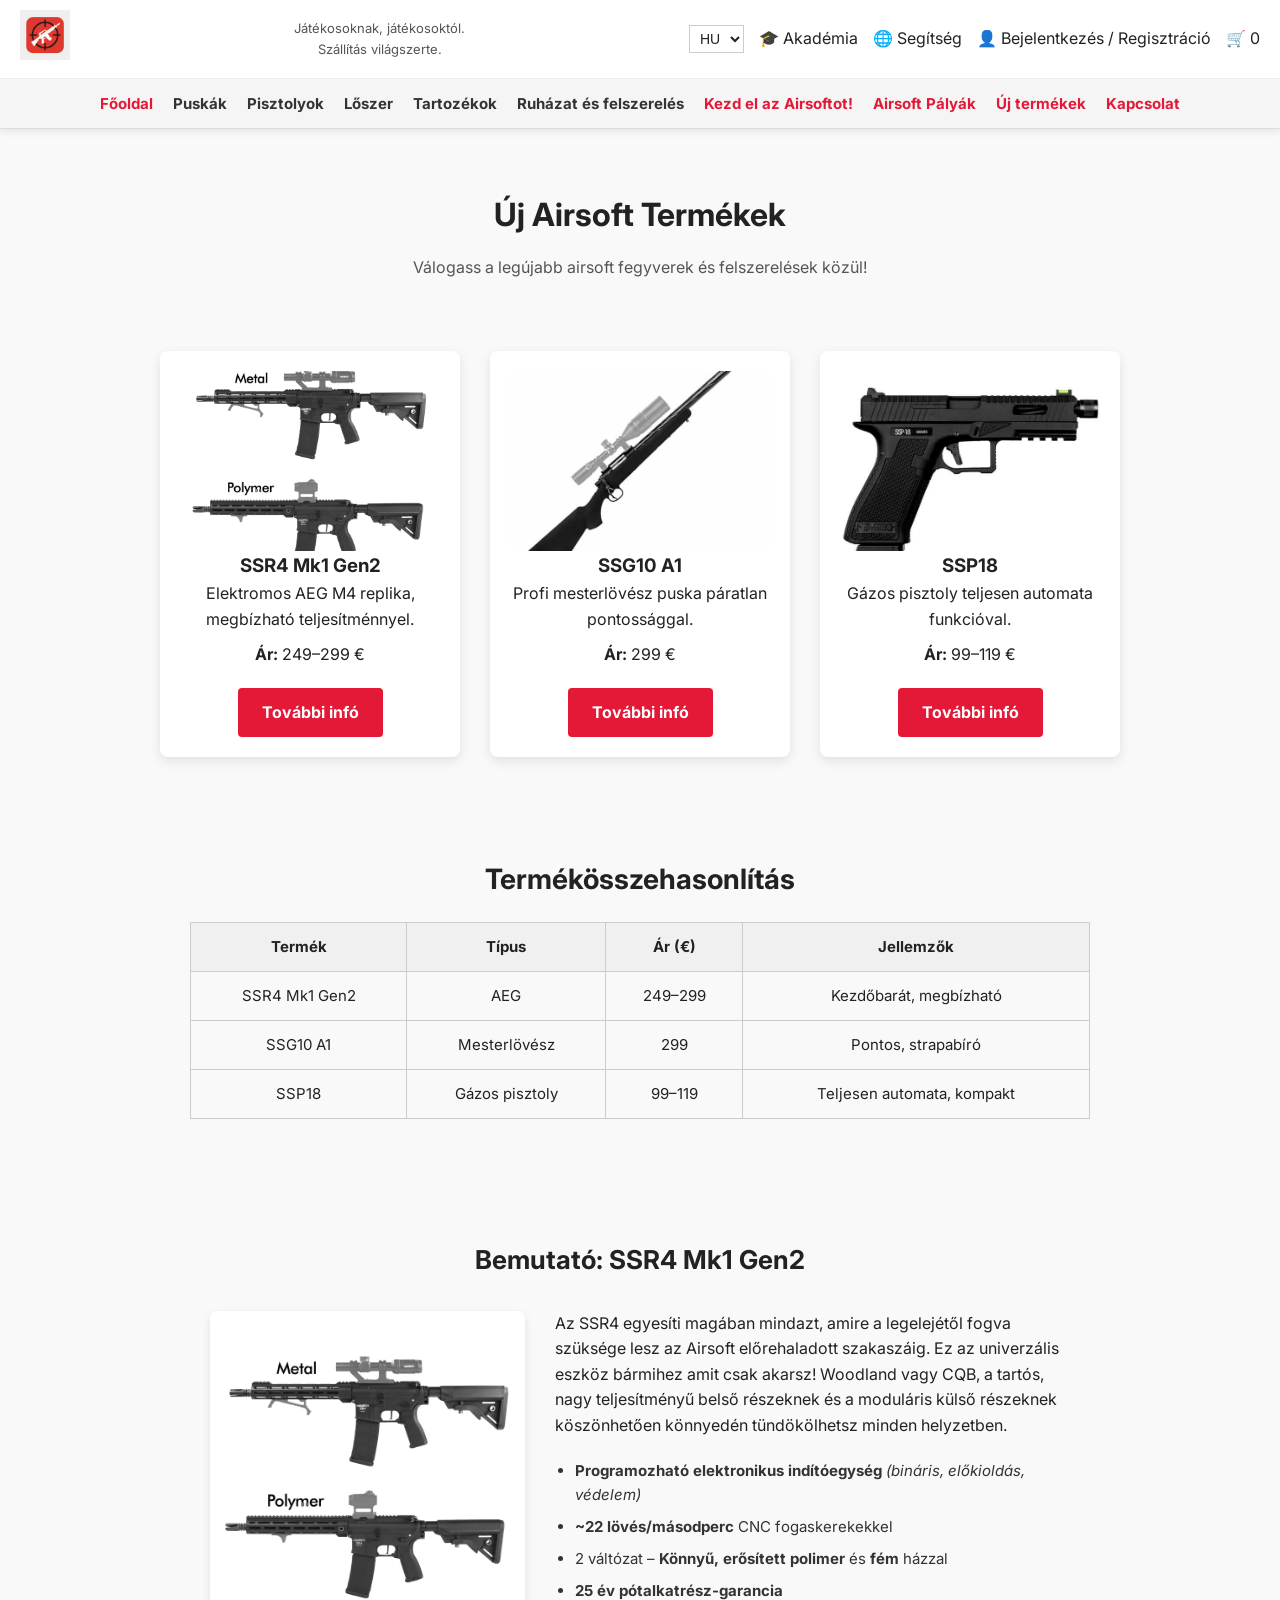
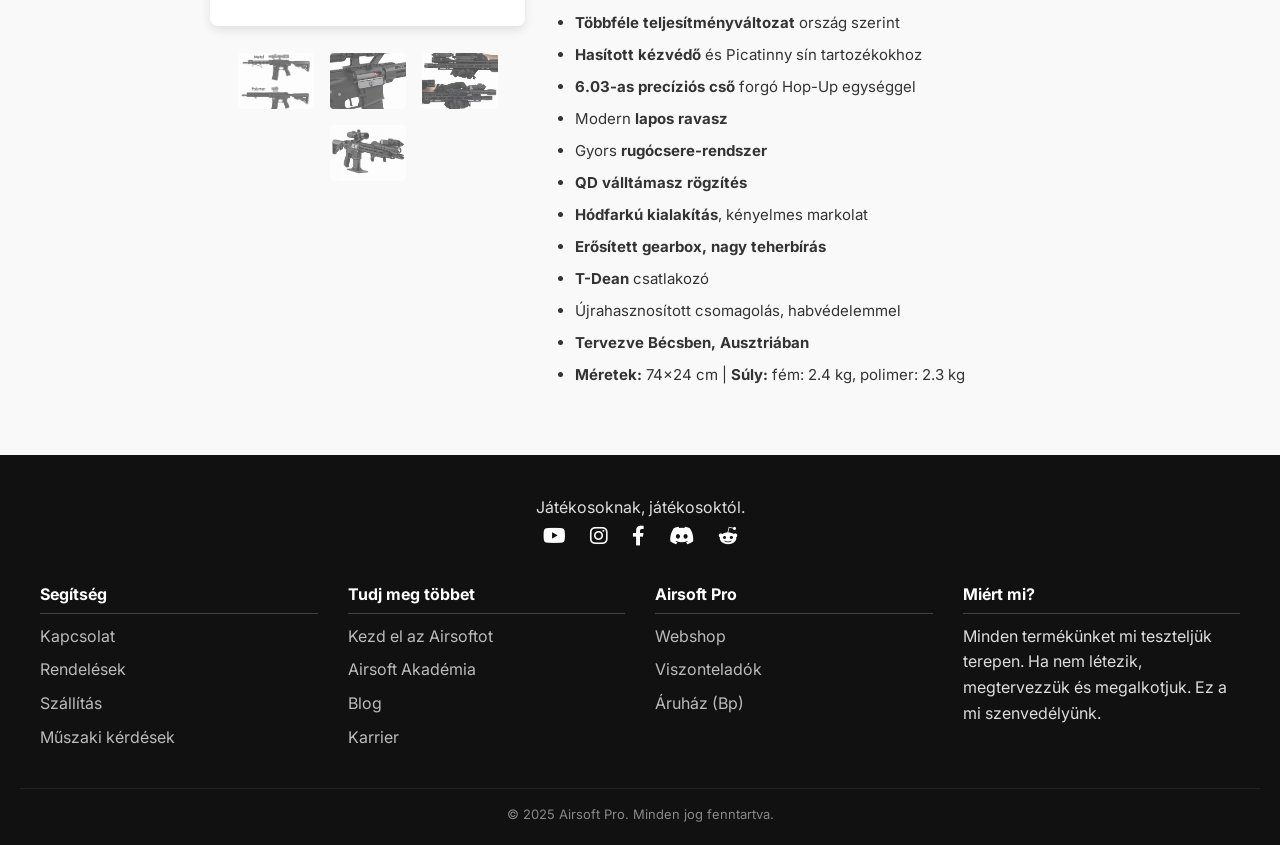
<file: termekek.html>
<!DOCTYPE html>
<html lang="hu">

<head>
    <meta charset="UTF-8">
    <meta name="viewport" content="width=device-width, initial-scale=1.0">
    <meta http-equiv="X-UA-Compatible" content="IE=edge">

    <title>Termékek | Airsoft Pro</title>

    <!-- SEO -->
    <meta name="description"
        content="Airsoft kezdőknek és haladóknak. Fegyverek, felszerelés, tanácsok és induló csomagok egy helyen.">
    <meta name="keywords" content="airsoft, kezdő airsoft, airsoft fegyverek, felszerelés, tactical, novritsch">
    <meta name="author" content="Csillagharcosistenkirály">

    <!-- Open Graph (Facebook, Messenger, stb.) -->
    <meta property="og:title" content="Airsoft Pro - Kezd el az airsoftot profin!">
    <meta property="og:description"
        content="Nézd meg induló csomagjainkat, fegyvereinket és ajánlatainkat, és csatlakozz az airsoft közösséghez!">
    <meta property="og:image" content="https://yourdomain.hu/images/preview.jpg">
    <meta property="og:url" content="https://yourdomain.hu/">
    <meta property="og:type" content="website">

    <!-- Google Fonts -->
    <link href="https://fonts.googleapis.com/css2?family=Inter:wght@400;600;700&display=swap" rel="stylesheet">

    <!-- Ikonok & Stílus -->
    <link rel="stylesheet" href="https://cdnjs.cloudflare.com/ajax/libs/font-awesome/6.0.0-beta3/css/all.min.css">
    <link rel="stylesheet" href="css/style.css">

    <!-- Favicon -->
    <link rel="icon" href="img/favico.png" type="image/png">
</head>

<body>
    <!-- Fejléc / Navigáció -->
    <header class="site-header">
        <div class="top-bar">
            <div class="logo">
                <a href="index.html">
                    <img src="img/favico.png" alt="Airsoft Pro logó">
                </a>
            </div>
            <div class="top-info">
                <p>Játékosoknak, játékosoktól.<br>Szállítás világszerte.</p>
            </div>
            <div class="top-actions">
                <select class="lang-select">
                    <option value="hu">HU</option>
                    <option value="en">EN</option>
                </select>
                <a
                    href="https://support.novritsch.com/novritsch-academy/?_gl=1*8ke5vn*_gcl_au*MTEwODgxODE0MS4xNzQxOTU5NTkw*_ga*MTI3Mzc3MjQ5My4xNzQxOTU5NTg1*_ga_B99L79801L*MTc0NDY2ODA3Ny4yMC4xLjE3NDQ2NjgwNzguNTkuMC4w">🎓
                    Akadémia</a>
                <a
                    href="https://support.novritsch.com/?_gl=1%2A8ke5vn%2A_gcl_au%2AMTEwODgxODE0MS4xNzQxOTU5NTkw%2A_ga%2AMTI3Mzc3MjQ5My4xNzQxOTU5NTg1%2A_ga_B99L79801L%2AMTc0NDY2ODA3Ny4yMC4xLjE3NDQ2NjgwNzguNTkuMC4w">🌐
                    Segítség</a>
                <div class="login-wrapper">
                    <a href="#" class="login-trigger" onclick="toggleLogin(event)">👤 Bejelentkezés / Regisztráció</a>
                    <div class="login-panel" id="loginPanel">
                        <div class="login-header">
                            <h2>Bejelentkezés</h2>
                            <a href="#">Fiók létrehozása</a>
                        </div>

                        <form>
                            <label for="email">Felhasználónév vagy e-mail cím *</label>
                            <input type="email" id="email" placeholder="pelda@email.com" required>

                            <label for="password">Jelszó *</label>
                            <div class="password-wrapper">
                                <input type="password" id="password" required>
                                <span class="toggle-password" onclick="togglePassword()">👁️</span>
                            </div>

                            <div class="remember-row">
                                <input type="checkbox" id="remember">
                                <label for="remember">Emlékezz rám</label>
                            </div>

                            <button type="submit" class="btn">Bejelentkezés</button>

                            <div class="forgot-password">
                                <a href="#">Elfelejtette a jelszavát?</a>
                            </div>
                        </form>
                    </div>
                </div>

                <span id="cart-count" class="cart-indicator">🛒 0</span>
            </div>
        </div>

        <nav class="main-nav">
            <ul>
                <li><a href="index.html" class="active">Főoldal</a></li>
                <li><a href="#">Puskák</a></li>
                <li><a href="#">Pisztolyok</a></li>
                <li><a href="#">Lőszer</a></li>
                <li><a href="#">Tartozékok</a></li>
                <li><a href="#">Ruházat és felszerelés</a></li>
                <li><a href="start.html" class="active">Kezd el az Airsoftot!</a></li>
                <li><a href="palya.html" class="active">Airsoft Pályák</a></li>
                <li><a href="termekek.html" class="active">Új termékek</a></li>
                <li><a href="kapcsolat.html" class="active">Kapcsolat</a></li>
            </ul>
        </nav>
    </header>

    <main>
        <section class="termekek-intro">
            <h1>Új Airsoft Termékek</h1>
            <p>Válogass a legújabb airsoft fegyverek és felszerelések közül!</p>
        </section>

        <section class="termekek-grid">
            <div class="termek-card yt-hover-card">
                <div class="yt-box">
                    <img src="img/ssr4 mk1.jpg" alt="SSR4 Mk1 Gen2" class="yt-thumbnail">
                    <iframe class="yt-video"
                        src="https://www.youtube.com/embed/YOUTUBE_ID_1?autoplay=1&mute=1&controls=0&loop=1&playlist=Gq3MtxYtdag"
                        allow="autoplay" frameborder="0"></iframe>
                </div>
                <h3>SSR4 Mk1 Gen2</h3>
                <p>Elektromos AEG M4 replika, megbízható teljesítménnyel.</p>
                <p><strong>Ár:</strong> 249–299 €</p>
                <a href="https://eu.novritsch.com/product/ssr4-automatic-electric-gun-aeg/" target="_blank"
                    class="btn">További infó</a>
            </div>

            <div class="termek-card yt-hover-card">
                <div class="yt-box">
                    <img src="img/ssg10 a1.jpg" alt="SSG10 A1" class="yt-thumbnail">
                    <iframe class="yt-video"
                        src="https://www.youtube.com/embed/YOUTUBE_ID_2?autoplay=1&mute=1&controls=0&loop=1&playlist=0tfJF3frFCc"
                        allow="autoplay" frameborder="0"></iframe>
                </div>
                <h3>SSG10 A1</h3>
                <p>Profi mesterlövész puska páratlan pontossággal.</p>
                <p><strong>Ár:</strong> 299 €</p>
                <a href="https://eu.novritsch.com/product/novritsch-ssg10-airsoft-sniper-rifle/" target="_blank"
                    class="btn">További infó</a>
            </div>

            <div class="termek-card yt-hover-card">
                <div class="yt-box">
                    <img src="img/ssp18.jpg" alt="SSP18" class="yt-thumbnail">
                    <iframe class="yt-video"
                        src="https://www.youtube.com/embed/YOUTUBE_ID_3?autoplay=1&mute=1&controls=0&loop=1&playlist=XQa2YbbOnEY"
                        allow="autoplay" frameborder="0"></iframe>
                </div>
                <h3>SSP18</h3>
                <p>Gázos pisztoly teljesen automata funkcióval.</p>
                <p><strong>Ár:</strong> 99–119 €</p>
                <a href="https://eu.novritsch.com/product/ssp18-gas-blowback-pistol/" target="_blank"
                    class="btn">További infó</a>
            </div>
        </section>

        <section class="termekek-table">
            <h2>Termékösszehasonlítás</h2>
            <table>
                <thead>
                    <tr>
                        <th>Termék</th>
                        <th>Típus</th>
                        <th>Ár (€)</th>
                        <th>Jellemzők</th>
                    </tr>
                </thead>
                <tbody>
                    <tr>
                        <td>SSR4 Mk1 Gen2</td>
                        <td>AEG</td>
                        <td>249–299</td>
                        <td>Kezdőbarát, megbízható</td>
                    </tr>
                    <tr>
                        <td>SSG10 A1</td>
                        <td>Mesterlövész</td>
                        <td>299</td>
                        <td>Pontos, strapabíró</td>
                    </tr>
                    <tr>
                        <td>SSP18</td>
                        <td>Gázos pisztoly</td>
                        <td>99–119</td>
                        <td>Teljesen automata, kompakt</td>
                    </tr>
                </tbody>
            </table>
        </section>

        <section class="termekek-bemutato">
            <h2>Bemutató: SSR4 Mk1 Gen2</h2>
            <div class="termek-bemutato-flex">
              <div class="bemutato-img">
                <div class="gallery-column">
                  <img id="mainImage" src="img/ssr4 mk1.jpg" alt="SSR4 fő kép" class="main-product-image">
          
                  <div class="thumbnail-gallery">
                    <img src="img/ssr4 mk1.jpg" alt="Kép 1" onclick="changeMainImage(this)">
                    <img src="img/ssr4-mk1-2.jpg" alt="Kép 2" onclick="changeMainImage(this)">
                    <img src="img/ssr4-mk1-3.jpg" alt="Kép 3" onclick="changeMainImage(this)">
                    <img src="img/ssr4-mk1-4.jpg" alt="Kép 4" onclick="changeMainImage(this)">
                  </div>
                </div>
              </div>
              <div class="bemutato-szoveg">
                <p>Az SSR4 egyesíti magában mindazt, amire a legelejétől fogva szüksége lesz az Airsoft előrehaladott szakaszáig. Ez az univerzális eszköz bármihez amit csak akarsz! Woodland vagy CQB, a tartós, nagy teljesítményű belső részeknek és a moduláris külső részeknek köszönhetően könnyedén tündökölhetsz minden helyzetben.</p>
                <ul class="termek-jellemzok">
                  <li><strong>Programozható elektronikus indítóegység</strong> <em>(bináris, előkioldás, védelem)</em></li>
                  <li><strong>~22 lövés/másodperc</strong> CNC fogaskerekekkel</li>
                  <li>2 váltózat – <strong>Könnyű, erősített polimer</strong> és <strong>fém</strong> házzal</li>
                  <li><strong>25 év pótalkatrész-garancia</strong></li>
                  <li><strong>Többféle teljesítményváltozat</strong> ország szerint</li>
                  <li><strong>Hasított kézvédő</strong> és Picatinny sín tartozékokhoz</li>
                  <li><strong>6.03-as precíziós cső</strong> forgó Hop-Up egységgel</li>
                  <li>Modern <strong>lapos ravasz</strong></li>
                  <li>Gyors <strong>rugócsere-rendszer</strong></li>
                  <li><strong>QD válltámasz rögzítés</strong></li>
                  <li><strong>Hódfarkú kialakítás</strong>, kényelmes markolat</li>
                  <li><strong>Erősített gearbox, nagy teherbírás</strong></li>
                  <li><strong>T-Dean</strong> csatlakozó</li>
                  <li>Újrahasznosított csomagolás, habvédelemmel</li>
                  <li><strong>Tervezve Bécsben, Ausztriában</strong></li>
                  <li><strong>Méretek:</strong> 74×24 cm | <strong>Súly:</strong> fém: 2.4 kg, polimer: 2.3 kg</li>
                </ul>
              </div>
            </div>
          </section>

    </main>

    <!-- Lábléc -->
    <footer>
        <div class="footer-top">
            <p>Játékosoknak, játékosoktól.</p>
            <div class="social">
                <a href="https://www.youtube.com/"><i class="fab fa-youtube"></i></a>
                <a href="https://www.instagram.com/"><i class="fab fa-instagram"></i></a>
                <a href="https://www.facebook.com/"><i class="fab fa-facebook-f"></i></a>
                <a href="https://discord.com/"><i class="fab fa-discord"></i></a>
                <a href="https://www.reddit.com/"><i class="fab fa-reddit-alien"></i></a>
            </div>
        </div>
        <div class="footer-columns">
            <div class="col">
                <h4>Segítség</h4>
                <ul>
                    <li><a href="kapcsolat.html">Kapcsolat</a></li>
                    <li><a href="#">Rendelések</a></li>
                    <li><a href="#">Szállítás</a></li>
                    <li><a href="#">Műszaki kérdések</a></li>
                </ul>
            </div>
            <div class="col">
                <h4>Tudj meg többet</h4>
                <ul>
                    <li><a href="start.html">Kezd el az Airsoftot</a></li>
                    <li><a
                            href="https://support.novritsch.com/novritsch-academy/?_gl=1*1r7pk0b*_gcl_au*MTEwODgxODE0MS4xNzQxOTU5NTkw*_ga*MTI3Mzc3MjQ5My4xNzQxOTU5NTg1*_ga_B99L79801L*MTc0NDY1NjM0NC4xOS4xLjE3NDQ2NTg0NjguMTEuMC4w">Airsoft
                            Akadémia</a></li>
                    <li><a href="https://blog.novritsch.com">Blog</a></li>
                    <li><a href="https://novritschtrading.recruitee.com/">Karrier</a></li>
                </ul>
            </div>
            <div class="col">
                <h4>Airsoft Pro</h4>
                <ul>
                    <li><a href="#">Webshop</a></li>
                    <li><a href="#">Viszonteladók</a></li>
                    <li><a href="#">Áruház (Bp)</a></li>
                </ul>
            </div>
            <div class="col">
                <h4>Miért mi?</h4>
                <p>Minden termékünket mi teszteljük terepen. Ha nem létezik, megtervezzük és megalkotjuk. Ez a mi
                    szenvedélyünk.</p>
            </div>
        </div>
        <div class="footer-bottom">
            <p>&copy; 2025 Airsoft Pro. Minden jog fenntartva.</p>
        </div>
    </footer>
    <script src="js/script.js"></script>
    <button id="toTopBtn" title="Ugrás az elejére">⬆️</button>
</body>

</html>
</file>
<file: css/style.css>
/* =============================== */
/*        ALAP STÍLUSOK          */
/* =============================== */
* {
    margin: 0;
    padding: 0;
    box-sizing: border-box;
}

body {
    font-family: 'Inter', sans-serif;
    background-color: #f9f9f9;
    color: #222;
    line-height: 1.6;
}

img {
    max-width: 100%;
    height: auto;
}

ul {
    list-style: none;
}

a {
    color: #222;
    text-decoration: none;
    transition: 0.3s;
}

a:hover {
    color: #e31937;
}

/* =============================== */
/*             HEADER             */
/* =============================== */
.top-bar {
    display: flex;
    justify-content: space-between;
    align-items: center;
    padding: 10px 20px;
    background: #fff;
    border-bottom: 1px solid #eee;
    flex-wrap: wrap;
}

.logo img {
    height: 50px;
}

.top-info p {
    font-size: 13px;
    color: #555;
    text-align: center;
}

.top-actions {
    display: flex;
    align-items: center;
    gap: 15px;
    flex-wrap: wrap;
}

.lang-select {
    padding: 4px 6px;
    border: 1px solid #ccc;
    background-color: #fff;
    color: #222;
    font-size: 14px;
    cursor: pointer;
}

.lang-select option {
    background-color: #fff;
    color: #222;
}

.main-nav {
    background-color: #f5f5f5;
    border-bottom: 1px solid #ddd;
    position: sticky;
    top: 0;
    z-index: 1000;
}

.main-nav ul {
    display: flex;
    flex-wrap: wrap;
    justify-content: center;
    gap: 20px;
    padding: 12px 0;
}

.main-nav li a {
    font-weight: 700;
    color: #333;
    font-size: 15px;
}

.main-nav li a:hover,
.main-nav li a.active {
    color: #e31937;
}

/* =============================== */
/*              HERO              */
/* =============================== */
.hero {
    padding: 60px 20px;
    background: linear-gradient(to right, #111, #222);
    color: #fff;
    text-align: center;
}

.hero h1 {
    font-size: 36px;
    margin-bottom: 15px;
}

.hero p {
    font-size: 18px;
    margin-bottom: 25px;
}

/* =============================== */
/*              SLIDER            */
/* =============================== */
.slider {
    position: relative;
    max-width: 100%;
    height: 500px;
    overflow: hidden;
    margin-bottom: 40px;
}

.slides {
    position: relative;
    width: 100%;
    height: 100%;
}

.slide {
    position: absolute;
    top: 0;
    left: 0;
    width: 100%;
    height: 100%;
    background-size: cover;
    background-position: center;
    opacity: 0;
    transition: opacity 1s ease-in-out;
    display: flex;
    justify-content: center;
    align-items: center;
    text-align: center;
    color: white;
    text-shadow: 0 2px 10px rgba(0, 0, 0, 0.7);
    padding: 20px;
}

.slide.active {
    opacity: 1;
    z-index: 1;
}

.slide h2 {
    font-size: 36px;
    margin-bottom: 10px;
}

.slide p {
    font-size: 18px;
}

.prev,
.next {
    cursor: pointer;
    position: absolute;
    top: 50%;
    transform: translateY(-50%);
    font-size: 36px;
    color: #fff;
    background: none;
    border: none;
    padding: 10px;
    z-index: 2;
    transition: transform 0.2s;
}

.prev:hover,
.next:hover {
    transform: translateY(-50%) scale(1.2);
}

.prev {
    left: 20px;
}

.next {
    right: 20px;
}

.dots {
    position: absolute;
    bottom: 15px;
    width: 100%;
    text-align: center;
    z-index: 2;
}

.dot {
    display: inline-block;
    height: 12px;
    width: 12px;
    margin: 0 5px;
    background-color: rgba(255, 255, 255, 0.5);
    border-radius: 50%;
    cursor: pointer;
    transition: background-color 0.3s;
}

.dot.active,
.dot:hover {
    background-color: #e31937;
}

/* =============================== */
/*              GOMB              */
/* =============================== */
.btn {
    background-color: #e31937;
    color: #fff;
    padding: 12px 24px;
    font-weight: bold;
    border: none;
    border-radius: 4px;
    transition: 0.3s;
    cursor: pointer;
}

.btn:hover {
    background-color: #c91630;
    color: #fff;
}

/* =============================== */
/*         TERMÉKEK / KÁRTYÁK     */
/* =============================== */
.section-title {
    margin-bottom: 30px;
    font-size: 28px;
    text-align: center;
    padding: 60px 20px 0;
}

.featured-products,
.new-products {
    padding: 0 20px 80px;
    text-align: center;
}

.product-grid {
    display: flex;
    flex-wrap: wrap;
    gap: 30px;
    justify-content: center;
}

.card {
    background: #fff;
    padding: 20px;
    max-width: 300px;
    box-shadow: 0 2px 10px rgba(0, 0, 0, 0.1);
    transition: transform 0.3s ease, box-shadow 0.3s ease;
    display: flex;
    flex-direction: column;
    
  }
  
  .card p {
    font-size: 14px;
    color: #444;
    margin-bottom: 15px;
    flex-grow: 1; 
  }
  
  .card .btn {
    margin-top: auto; 
  }

.card:hover {
    transform: scale(1.03);
    box-shadow: 0 8px 20px rgba(0, 0, 0, 0.2);
}

.card img {
    margin-bottom: 15px;
}

/* =============================== */
/*         AKCIÓS AJÁNLAT         */
/* =============================== */
.promo {
    padding: 60px 20px;
    text-align: center;
    background: #f5f5f5;
}

.promo-sub {
    margin-bottom: 20px;
    font-size: 16px;
    color: #333;
}

.promo-img {
    max-width: 400px;
    width: 100%;
    margin-bottom: 15px;
    border-radius: 8px;
    box-shadow: 0 2px 8px rgba(0, 0, 0, 0.15);
}

.promo-price {
    color: #e31937;
    font-size: 20px;
    font-weight: bold;
    animation: pulse 1.5s infinite alternate;
}

@keyframes pulse {
    from {
        transform: scale(1);
    }

    to {
        transform: scale(1.05);
    }
}

.countdown {
    font-size: 16px;
    color: #555;
    margin: 10px 0 20px;
}

/* =============================== */
/*            BLOG / ÚTMUTATÓ     */
/* =============================== */
.blog-guide {
    padding: 60px 20px;
    text-align: center;
}

.blog-text {
    max-width: 700px;
    margin: 0 auto 20px;
    font-size: 16px;
    color: #333;
}

/* =============================== */
/*           VÁSÁRLÓI VÉLEMÉNYEK  */
/* =============================== */
.testimonials {
    padding: 60px 20px;
    background-color: #fff;
    text-align: center;
}

.testimonial-grid {
    display: flex;
    flex-wrap: wrap;
    justify-content: center;
    gap: 30px;
    margin-top: 30px;
}

.testimonial {
    max-width: 300px;
    background-color: #f9f9f9;
    padding: 25px;
    border-radius: 10px;
    box-shadow: 0 2px 8px rgba(0, 0, 0, 0.1);
    transition: transform 0.3s ease, box-shadow 0.3s ease;
}

.testimonial:hover {
    transform: translateY(-5px);
    box-shadow: 0 8px 24px rgba(0, 0, 0, 0.15);
}

.testimonial p {
    font-style: italic;
    margin-bottom: 15px;
    color: #444;
}

.testimonial h4 {
    color: #e31937;
    font-weight: bold;
}

/* =============================== */
/*               GYIK             */
/* =============================== */
.faq {
    padding: 60px 20px;
    background-color: #fff;
    max-width: 800px;
    margin: 0 auto;
}

.faq-item {
    margin-bottom: 20px;
}

.faq-question {
    width: 100%;
    background-color: #e31937;
    color: white;
    padding: 15px;
    font-weight: bold;
    text-align: left;
    border: none;
    border-radius: 5px;
    cursor: pointer;
    transition: background 0.3s;
}

.faq-question:hover {
    background-color: #c91630;
}

.faq-answer {
    padding: 15px;
    background-color: #f9f9f9;
    border-left: 3px solid #e31937;
    margin-top: 5px;
    display: none;
}

/* =============================== */
/*     MIÉRT MINKET VÁLASSZ       */
/* =============================== */
.why-us {
    padding: 60px 20px;
    background-color: #f9f9f9;
    text-align: center;
}

.why-grid {
    display: flex;
    flex-wrap: wrap;
    justify-content: center;
    gap: 30px;
    margin-top: 30px;
}

.why-box {
    background-color: #fff;
    border-radius: 10px;
    padding: 25px;
    max-width: 300px;
    box-shadow: 0 2px 10px rgba(0, 0, 0, 0.1);
    transition: transform 0.3s ease, box-shadow 0.3s ease;
}

.why-box:hover {
    transform: translateY(-5px);
    box-shadow: 0 8px 24px rgba(0, 0, 0, 0.15);
}

.why-box h3 {
    color: #e31937;
    margin-bottom: 10px;
    font-size: 18px;
}

.why-box p {
    font-size: 14px;
    color: #444;
}

/* =============================== */
/*           START AIRSOFT        */
/* =============================== */
.intro-grid {
    padding: 60px 20px;
    background-color: #fff;
    text-align: center;
}

.grid-wrapper {
    display: flex;
    flex-wrap: wrap;
    justify-content: center;
    gap: 30px;
    max-width: 1200px;
    margin: 0 auto;
}

.grid-box {
    background-color: #f9f9f9;
    border-radius: 10px;
    padding: 25px;
    max-width: 320px;
    box-shadow: 0 2px 8px rgba(0, 0, 0, 0.05);
    transition: transform 0.3s ease, box-shadow 0.3s ease;
}

.grid-box:hover {
    transform: translateY(-5px);
    box-shadow: 0 6px 20px rgba(0, 0, 0, 0.1);
}

.grid-box .icon {
    font-size: 36px;
    margin-bottom: 10px;
}

.grid-box h3 {
    font-size: 20px;
    margin-bottom: 8px;
    color: #333;
}

.grid-box p {
    font-size: 15px;
    color: #444;
}

.grid-box hr {
    border: none;
    border-top: 1px solid #ddd;
    margin: 15px auto;
    width: 50%;
}

/* =============================== */
/*        OLDAL TETEJÉRE GOMB     */
/* =============================== */
#toTopBtn {
    position: fixed;
    bottom: 30px;
    right: 30px;
    z-index: 999;
    background: linear-gradient(135deg, #e31937, #c91630);
    color: white;
    border: none;
    padding: 14px;
    border-radius: 12px;
    font-size: 20px;
    cursor: pointer;
    display: none;
    box-shadow: 0 8px 16px rgba(0, 0, 0, 0.2);
    transition: transform 0.3s ease, box-shadow 0.3s ease;
}

#toTopBtn:hover {
    transform: translateY(-4px);
    box-shadow: 0 12px 20px rgba(0, 0, 0, 0.3);
    background-color: #c91630;
}


/* =============================== */
/*              LÁBLÉC            */
/* =============================== */
footer {
    background-color: #111;
    color: #ddd;
    padding: 40px 20px 20px;
}

.footer-top {
    text-align: center;
    margin-bottom: 30px;
}

.footer-top .social a {
    font-size: 20px;
    color: #fff;
    margin: 0 10px;
    transition: 0.3s;
}

.footer-top .social a:hover {
    color: #e31937;
}

.footer-columns {
    display: grid;
    grid-template-columns: repeat(auto-fit, minmax(200px, 1fr));
    gap: 30px;
    max-width: 1200px;
    margin: 0 auto 30px;
}

.footer-columns h4 {
    margin-bottom: 10px;
    color: #fff;
    font-size: 16px;
    border-bottom: 1px solid #444;
    padding-bottom: 5px;
}

.footer-columns ul li {
    margin-bottom: 8px;
}

.footer-columns ul li a {
    color: #bbb;
    transition: 0.3s;
}

.footer-columns ul li a:hover {
    color: #fff;
}

.footer-bottom {
    text-align: center;
    font-size: 13px;
    color: #888;
    border-top: 1px solid #222;
    padding-top: 15px;
}


/*         RESPONSIVE LAYOUT      */

@media (max-width: 768px) {
    .main-nav ul {
        flex-direction: column;
        gap: 10px;
    }

    .grid-wrapper {
        flex-direction: column;
        align-items: center;
    }

    .top-actions {
        justify-content: center;
    }
}

/* STARTER CSOMAGOK (Start Airsoft stílus) */
.starter-bundles {
    padding: 60px 20px;
    background-color: #fff;
    text-align: center;
}

.bundle-grid {
    display: flex;
    flex-wrap: wrap;
    justify-content: center;
    gap: 30px;
    max-width: 1200px;
    margin: 0 auto;
}

.bundle {
    background-color: #f9f9f9;
    border-radius: 8px;
    padding: 20px;
    max-width: 350px;
    box-shadow: 0 2px 8px rgba(0, 0, 0, 0.08);
    transition: transform 0.3s ease, box-shadow 0.3s ease;
    display: flex;
    flex-direction: column;

}

.bundle:hover {
    transform: translateY(-5px);
    box-shadow: 0 8px 20px rgba(0, 0, 0, 0.15);
}

.bundle img {
    border-radius: 4px;
    margin-bottom: 15px;
}

.bundle h3 {
    font-size: 18px;
    margin-bottom: 8px;
    font-weight: bold;
}

.bundle-price {
    margin-bottom: 12px;
    font-size: 16px;
}

.bundle-price del {
    color: #888;
    margin-right: 5px;
}

.bundle-price strong {
    color: #e31937;
    font-size: 18px;
}

.bundle p {
    font-size: 14px;
    color: #444;
    flex-grow: 1;
    margin-bottom: 14px;
}

.btn-cart {
    background-color: #e31937;
    color: #fff;
    padding: 12px 20px;
    font-weight: bold;
    border: none;
    border-radius: 5px;
    cursor: pointer;
    font-size: 15px;
    margin-top: auto;
    transition: transform 0.2s ease, box-shadow 0.3s ease;
    box-shadow: 0 2px 6px rgba(0, 0, 0, 0.2);
}

.btn-cart:hover {
    background-color: #c91630;
    transform: scale(1.05);
    box-shadow: 0 4px 12px rgba(0, 0, 0, 0.25);
}



@media (max-width: 768px) {
    .bundle-grid {
        flex-direction: column;
        align-items: center;
    }
}

/* Sticky menü */
.main-nav.sticky {
    position: fixed;
    top: 0;
    width: 100%;
    box-shadow: 0 2px 8px rgba(0, 0, 0, 0.1);
    animation: fadeInDown 0.3s ease-in-out;
    background-color: #fff;
}

@keyframes fadeInDown {
    from {
        transform: translateY(-20px);
        opacity: 0;
    }

    to {
        transform: translateY(0);
        opacity: 1;
    }
}

.site-header {
    position: sticky;
    top: 0;
    z-index: 1000;
    background-color: #fff;
    box-shadow: 0 2px 8px rgba(0, 0, 0, 0.1);
}

/*Bejelentkezési panel */
.login-wrapper {
    position: relative;
    display: inline-block;
}

.login-panel {
    display: none;
    position: absolute;
    top: 110%;
    right: 0;
    background: #fff;
    padding: 25px;
    border-radius: 8px;
    box-shadow: 0 8px 20px rgba(0, 0, 0, 0.2);
    z-index: 9999;
    width: 320px;
    font-size: 14px;
}

.login-panel.active {
    display: block;
}

.login-header {
    display: flex;
    justify-content: space-between;
    align-items: center;
    margin-bottom: 20px;
}

.login-header h2 {
    font-size: 20px;
}

.login-header a {
    font-size: 13px;
    color: #e31937;
}

.login-panel label {
    display: block;
    margin: 12px 0 5px;
    font-weight: 600;
}

.login-panel input[type="email"],
.login-panel input[type="password"] {
    width: 100%;
    padding: 10px;
    border: 1px solid #ccc;
    border-radius: 4px;
}

.password-wrapper {
    position: relative;
}

.toggle-password {
    position: absolute;
    right: 10px;
    top: 50%;
    transform: translateY(-50%);
    cursor: pointer;
}

.remember-row {
    margin: 15px 0;
    display: flex;
    align-items: center;
    gap: 8px;
}

.forgot-password {
    text-align: right;
    margin-top: 10px;
}

.forgot-password a {
    color: #e31937;
    font-size: 13px;
}

/*  Pályák oldal  */
.palya-intro {
    text-align: center;
    padding: 60px 20px 30px;
    background-color: #f9f9f9;
}

.palya-intro h1 {
    font-size: 32px;
    margin-bottom: 15px;
}

.palya-intro p {
    max-width: 700px;
    margin: 0 auto;
    font-size: 16px;
    color: #555;
}

.palya-grid {
    display: flex;
    flex-wrap: wrap;
    justify-content: center;
    gap: 30px;
    padding: 40px 20px 60px;
}

.palya-card {
    background: #fff;
    border-radius: 8px;
    box-shadow: 0 4px 12px rgba(0, 0, 0, 0.1);
    padding: 20px;
    width: 300px;
    transition: transform 0.3s ease, box-shadow 0.3s ease;
    text-align: center;
    display: flex;
    flex-direction: column;
    justify-content: space-between;
    height: 100%;
    min-height: 480px;
}

.palya-card:hover {
    transform: translateY(-5px);
    box-shadow: 0 8px 20px rgba(0, 0, 0, 0.2);
}

.palya-card img {
    height: 180px;
    width: 100%;
    object-fit: cover;
    border-radius: 6px;
    margin-bottom: 15px;
}

.palya-card h3 {
    font-size: 20px;
    margin-bottom: 10px;
}

.palya-card p {
    font-size: 14px;
    margin-bottom: 8px;
}

.palya-card .btn {
    margin-top: 10px;
    font-size: 14px;
    padding: 10px 18px;
}

@media (max-width: 768px) {
    .palya-card {
        width: 100%;
        max-width: 90%;
    }
}

/*  Pályák térképes szakasz  */
.palya-map {
    padding: 60px 20px;
    text-align: center;
    background-color: #f5f5f5;
}

.palya-map h2 {
    font-size: 26px;
    margin-bottom: 30px;
}

.map-container {
    max-width: 900px;
    margin: 0 auto;
    border-radius: 10px;
    overflow: hidden;
    box-shadow: 0 8px 16px rgba(0, 0, 0, 0.1);
}

/*  Kapcsolat oldal  */
.contact-section {
    max-width: 800px;
    margin: 0 auto;
    padding: 60px 20px;
    text-align: center;
}

.contact-section h1 {
    font-size: 32px;
    margin-bottom: 15px;
}

.contact-section p {
    font-size: 16px;
    color: #444;
    margin-bottom: 30px;
}

.contact-form {
    text-align: left;
    background: #fff;
    padding: 30px;
    border-radius: 10px;
    box-shadow: 0 4px 16px rgba(0, 0, 0, 0.1);
    margin-bottom: 30px;
}

.contact-form label {
    display: block;
    margin: 15px 0 5px;
    font-weight: 600;
}

.contact-form input,
.contact-form textarea {
    width: 100%;
    padding: 12px;
    border: 1px solid #ccc;
    border-radius: 6px;
    font-size: 14px;
}

.contact-form .form-check {
    display: flex;
    align-items: center;
    gap: 0px;
    margin-top: 20px;
}
.form-check {
    display: flex;
    align-items: center;
    gap: 0px;
    margin-top: 20px;
    font-size: 14px;
  }
    
  .form-check input[type="checkbox"] {
    width: 18px;
    height: 18px;
    cursor: pointer;
  }
    
  .form-check label {
    cursor: pointer;
    line-height: 1.2;
    color: #333;
  }

.contact-form .btn {
    margin-top: 20px;
    background: #e31937;
    color: #fff;
    padding: 12px 20px;
    border: none;
    border-radius: 6px;
    cursor: pointer;
    font-weight: bold;
    transition: 0.3s;
}

.contact-form .btn:hover {
    background: #c4152f;
}

.form-response {
    margin-top: 15px;
    font-size: 14px;
    color: green;
}

.contact-info p {
    margin-bottom: 10px;
    font-size: 15px;
}

.contact-info i {
    margin-right: 8px;
    color: #e31937;
}

/* ======= Termékek oldal ======= */
.termekek-intro {
    text-align: center;
    padding: 60px 20px 30px;
}

.termekek-intro h1 {
    font-size: 32px;
    margin-bottom: 15px;
}

.termekek-intro p {
    max-width: 700px;
    margin: 0 auto;
    font-size: 16px;
    color: #555;
}

.termekek-grid {
    display: flex;
    flex-wrap: wrap;
    justify-content: center;
    gap: 30px;
    padding: 40px 20px;
}

.termek-card {
    background: #fff;
    border-radius: 8px;
    box-shadow: 0 4px 12px rgba(0, 0, 0, 0.1);
    padding: 20px;
    width: 300px;
    text-align: center;
    transition: transform 0.3s ease, box-shadow 0.3s ease;
}

.termek-card:hover {
    transform: translateY(-5px);
    box-shadow: 0 8px 20px rgba(0, 0, 0, 0.2);
}

.termek-card img {
    width: 100%;
    border-radius: 6px;
    margin-bottom: 15px;
    height: 180px;
    object-fit: cover;
}

.termek-card p {
    margin-bottom: 10px;
}

.termek-card .btn {
    margin-top: 10px;
    display: inline-block;
}

.termekek-table {
    padding: 60px 20px;
    text-align: center;
}

.termekek-table h2 {
    font-size: 28px;
    margin-bottom: 20px;
}

.termekek-table table {
    width: 100%;
    max-width: 900px;
    margin: 0 auto;
    border-collapse: collapse;
}

.termekek-table th,
.termekek-table td {
    border: 1px solid #ccc;
    padding: 12px;
    font-size: 15px;
}

.termekek-table th {
    background-color: #f0f0f0;
    font-weight: bold;
}

.termekek-bemutato {
    padding: 60px 20px;
    max-width: 900px;
    margin: 0 auto;
}

.termekek-bemutato h2 {
    font-size: 26px;
    margin-bottom: 25px;
    text-align: center;
}

.termek-jellemzok {
    margin-top: 20px;
    padding-left: 20px;
    list-style-type: disc;
    color: #333;
    font-size: 15px;
    line-height: 1.6;
}

.termek-jellemzok li {
    margin-bottom: 8px;
}

/* ======= Termékbemutató (Flex) ======= */
.termek-bemutato-flex {
    display: flex;
    align-items: flex-start;
    gap: 30px;
    flex-wrap: wrap;
    margin-top: 30px;
}

.bemutato-img {
    flex: 1 1 300px;
    max-width: 400px;
}

.gallery-column {
    display: flex;
    flex-direction: column;
    align-items: center;
    gap: 15px;
}

.main-product-image {
    width: 100%;
    border-radius: 8px;
    object-fit: cover;
    max-width: 100%;
    height: auto;
    box-shadow: 0 4px 10px rgba(0, 0, 0, 0.1);
}

.thumbnail-gallery {
    display: flex;
    justify-content: center;
    gap: 12px;
    margin-top: 10px;
    flex-wrap: wrap;
}

.thumbnail-gallery img {
    width: 80px;
    height: 60px;
    object-fit: cover;
    border-radius: 6px;
    cursor: pointer;
    opacity: 0.7;
    transition: 0.3s;
    border: 2px solid transparent;
}

.thumbnail-gallery img:hover,
.thumbnail-gallery img.active {
    opacity: 1;
    border-color: #e31937;
}

.bemutato-szoveg {
    flex: 1 1 500px;
}



@media (max-width: 768px) {
    .termek-bemutato-flex {
        flex-direction: column;
    }

    .bemutato-img,
    .bemutato-szoveg {
        flex: 1 1 100%;
        max-width: 100%;
    }

    .gallery-column {
        align-items: flex-start;
    }
}



/* ======= YouTube hover videó stílus ======= */
.yt-box {
    position: relative;
    width: 100%;
    height: 180px;
    overflow: hidden;
}

.yt-box img,
.yt-box iframe {
    position: absolute;
    top: 0;
    left: 0;
    width: 100%;
    height: 100%;
    object-fit: cover;
    transition: opacity 0.4s ease;
    border: none;
}

.yt-video {
    opacity: 0;
    z-index: 1;
    pointer-events: none;
}

.yt-hover-card:hover .yt-video {
    opacity: 1;
}

.yt-hover-card:hover .yt-thumbnail {
    opacity: 0;
}
</file>
